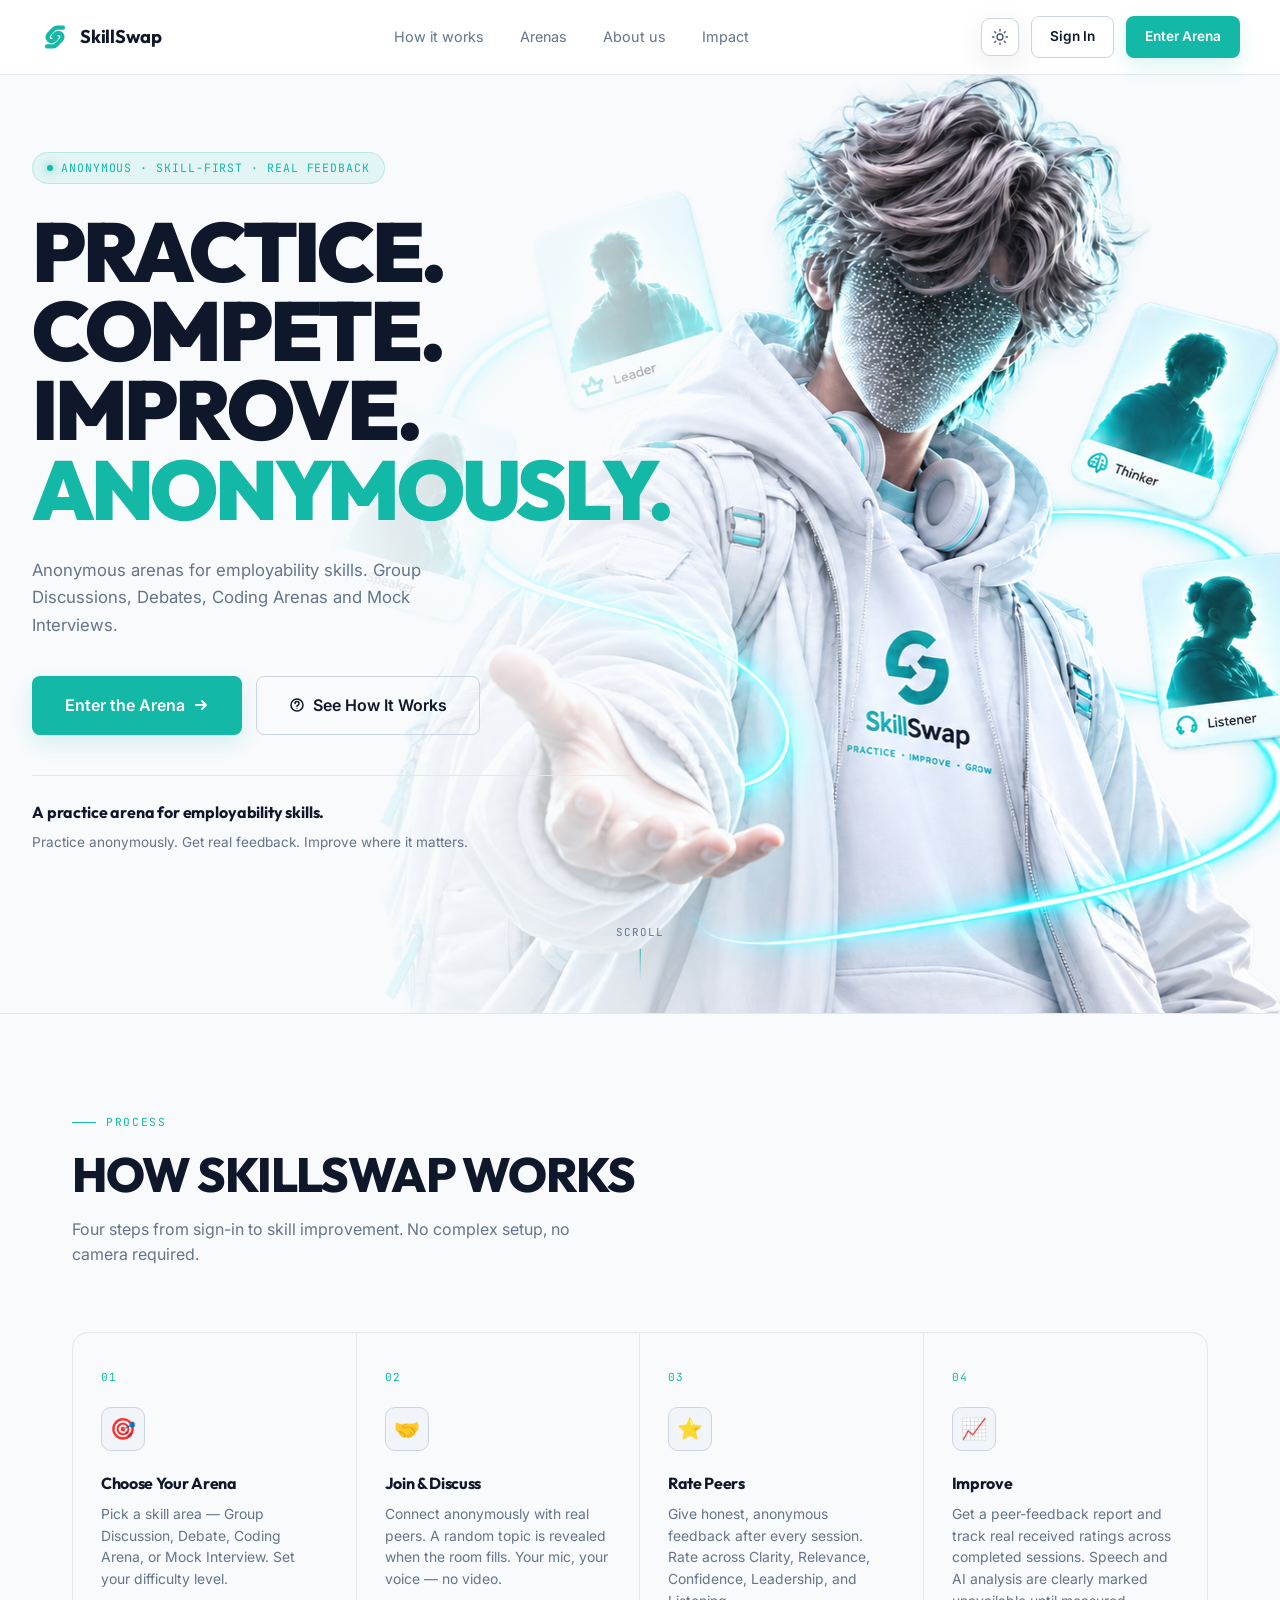
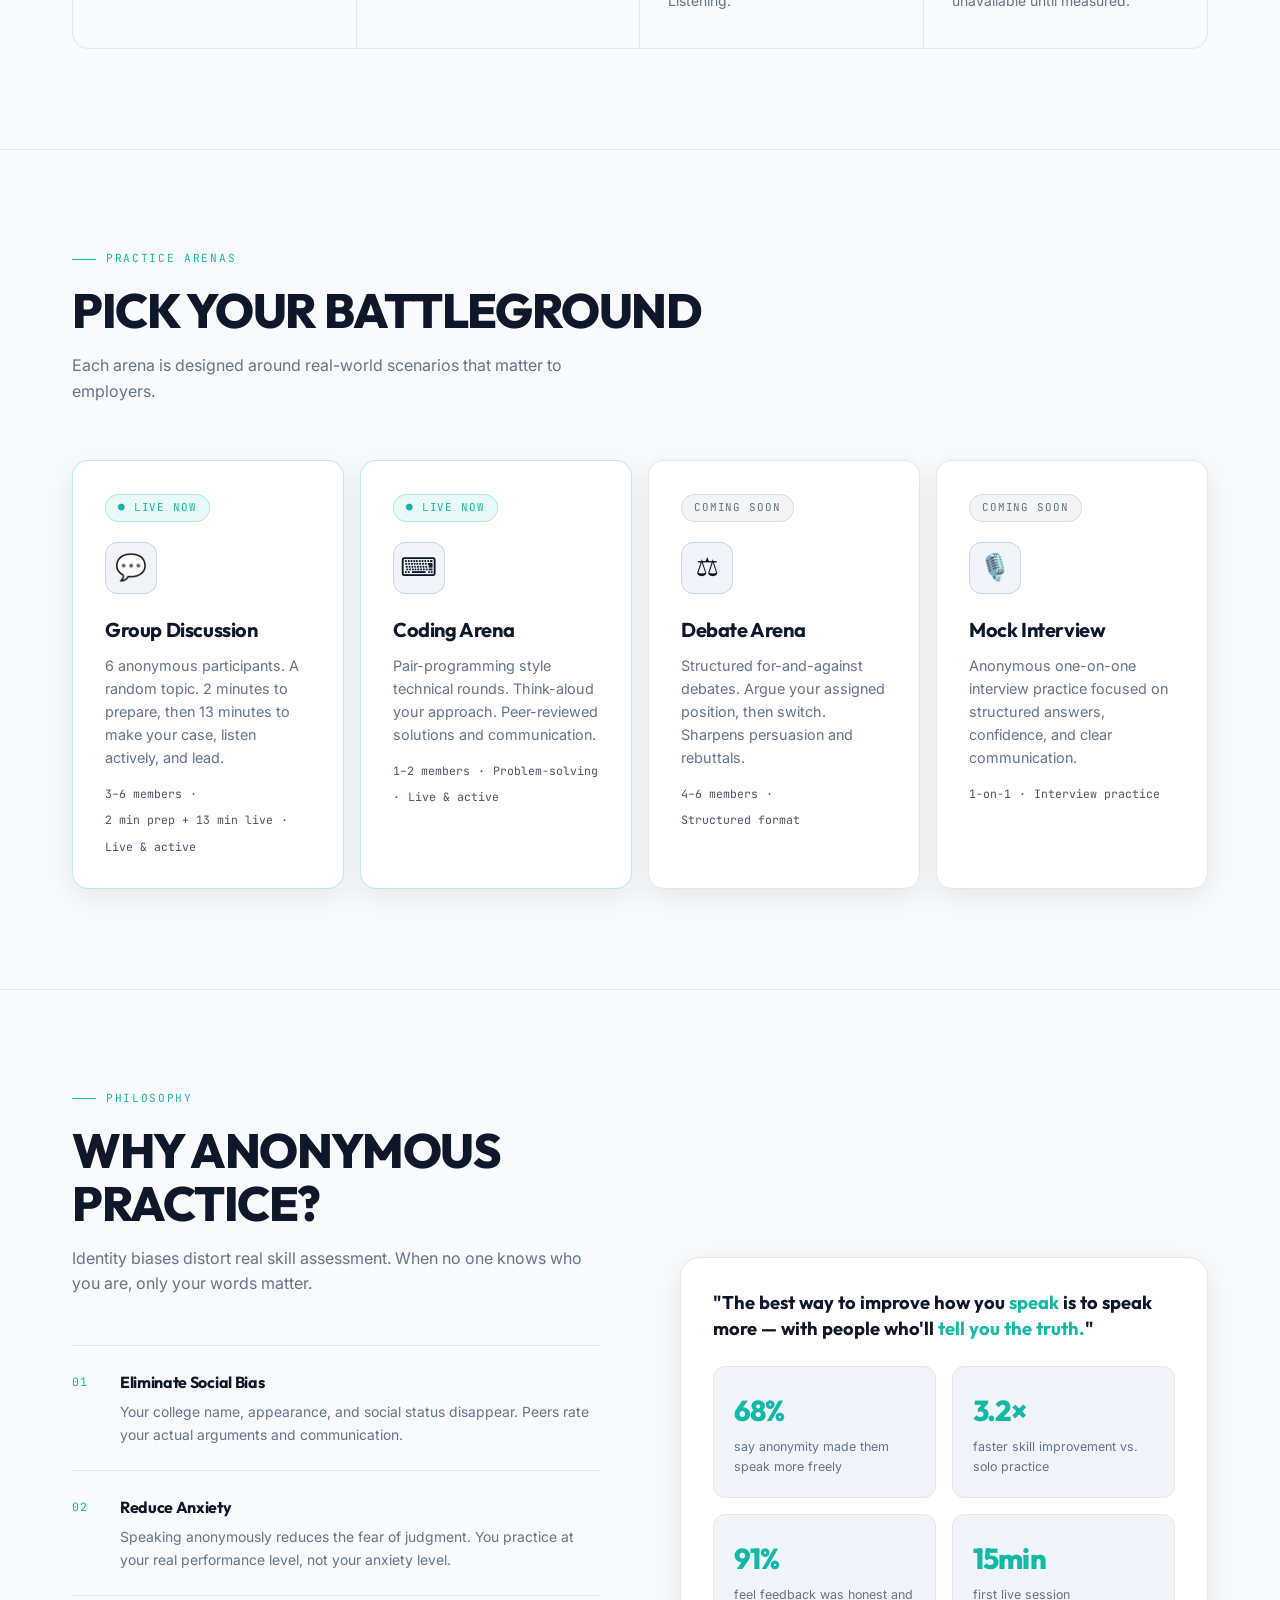
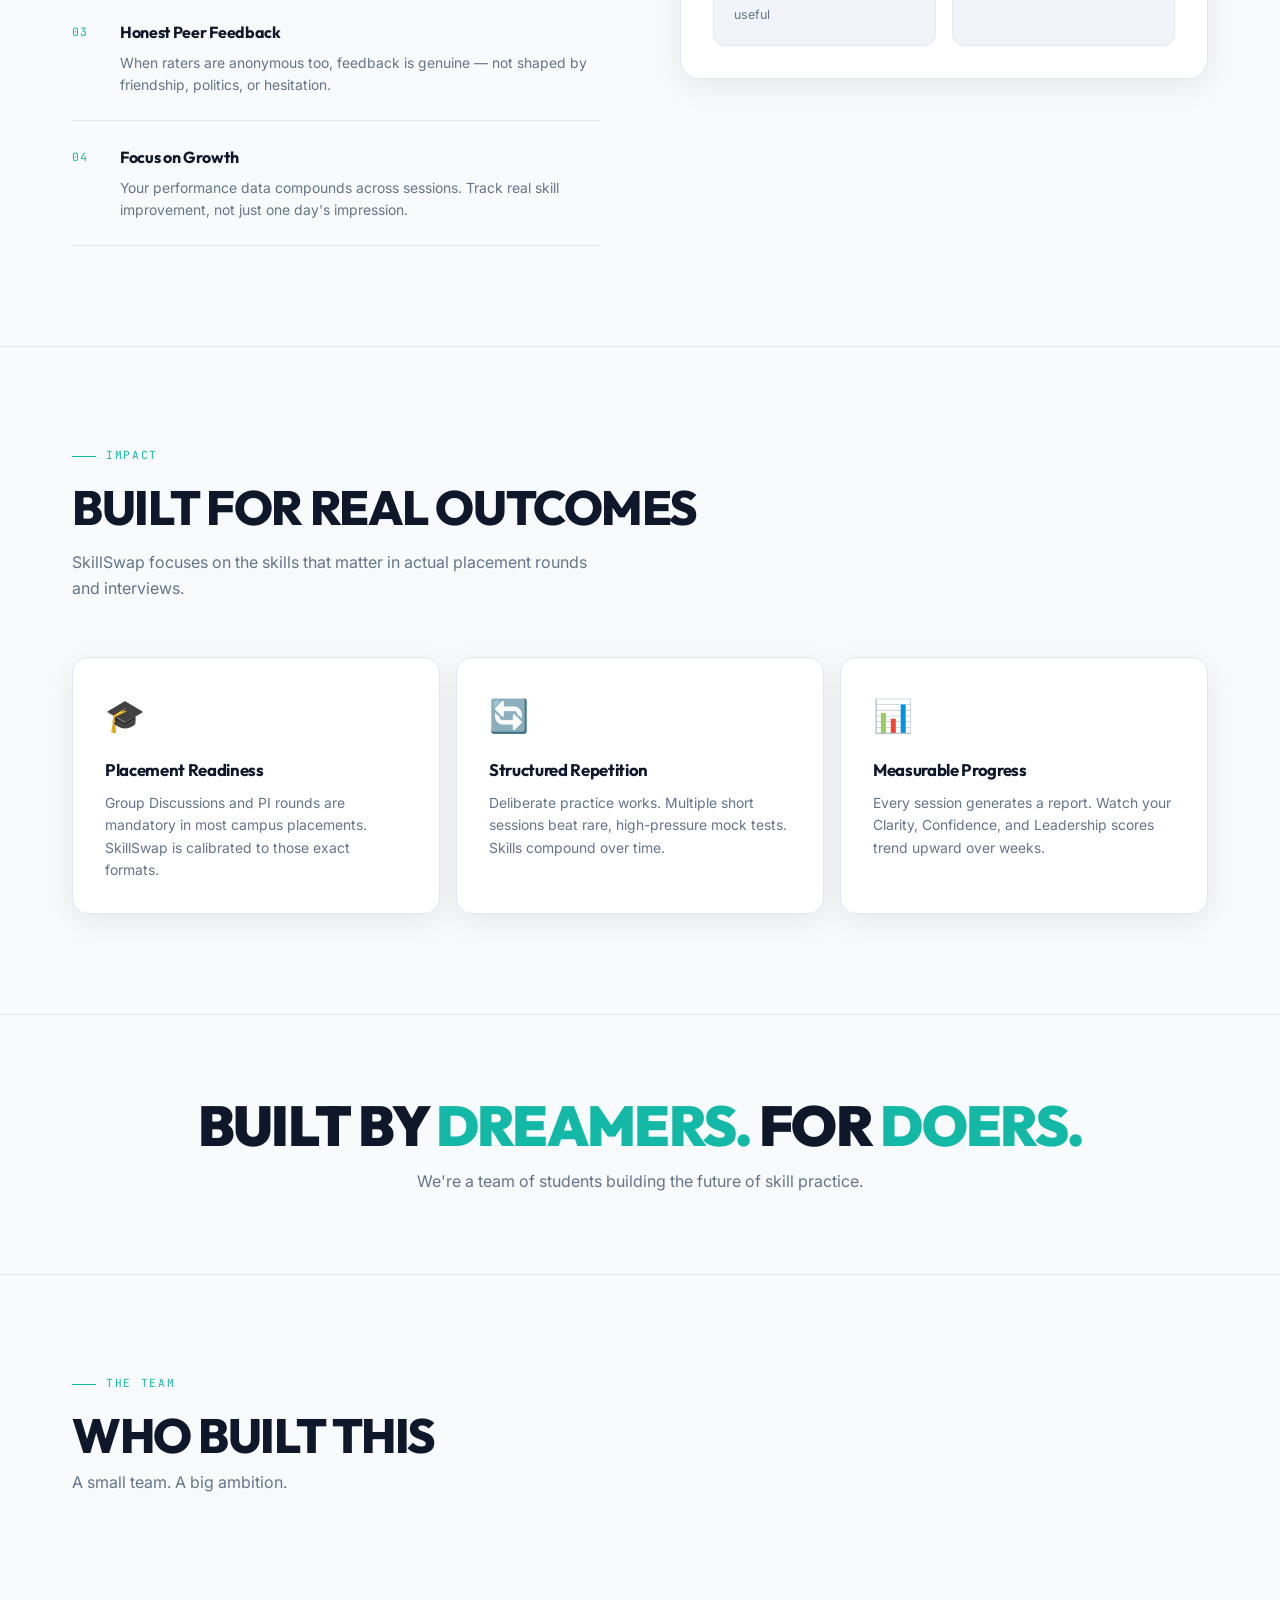
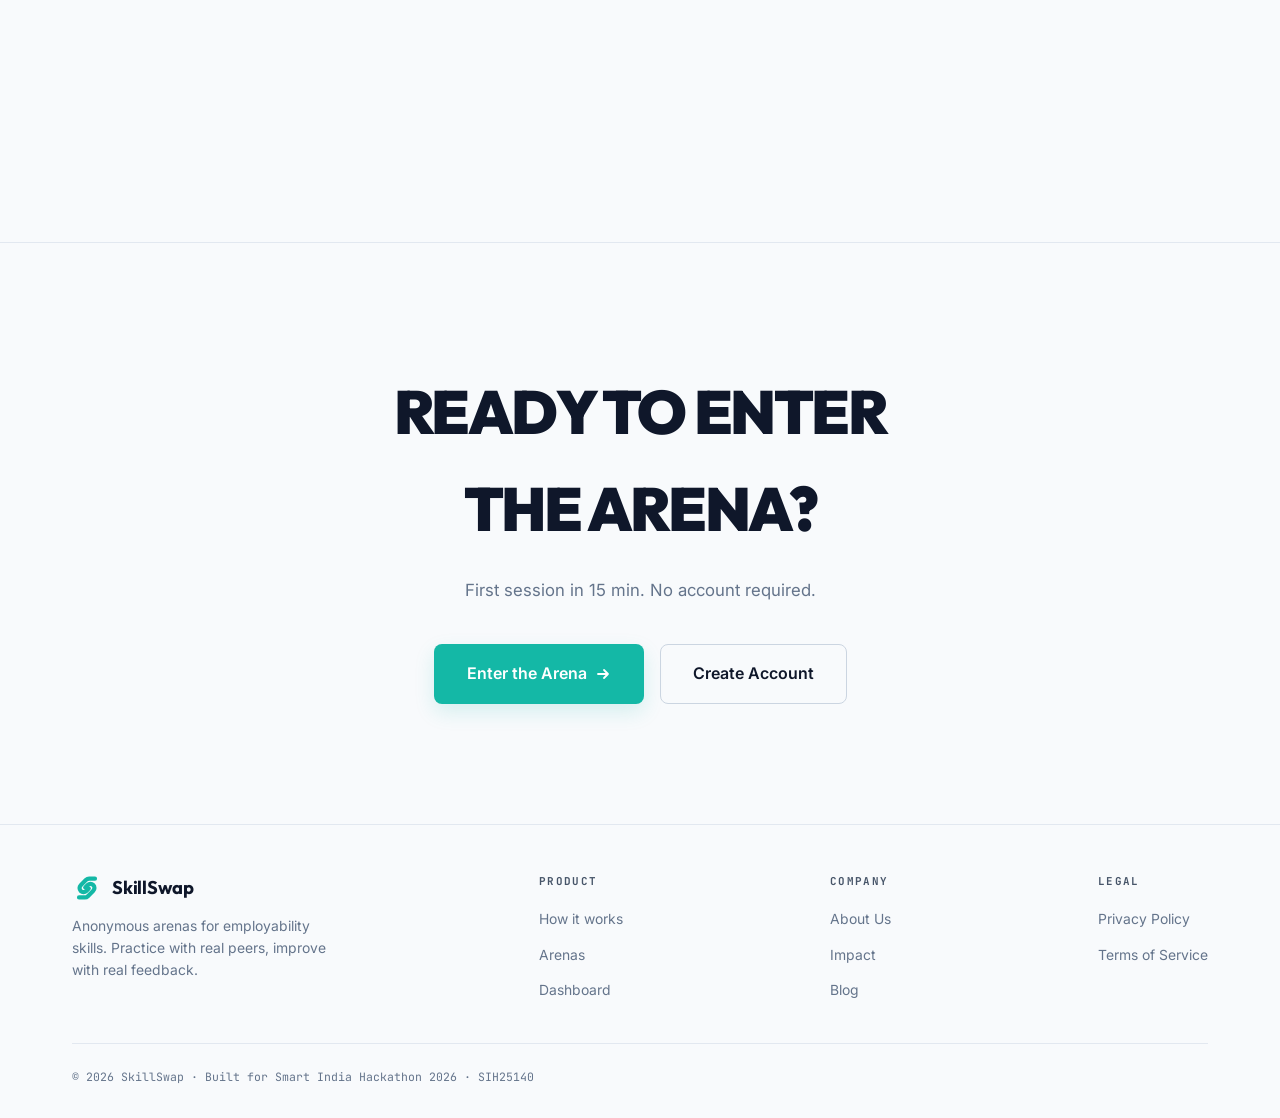
<file: index.html>
<!DOCTYPE html>
<html lang="en">
<head>
<meta charset="UTF-8">
<meta name="viewport" content="width=device-width, initial-scale=1.0">
<title>SkillSwap — Practice. Compete. Improve. Anonymously.</title>
<meta name="description" content="Anonymous arenas for employability skills. Group Discussions, Debates, Coding Arenas and Mock Interviews. Practice with real peers, get real feedback.">
<meta property="og:title" content="SkillSwap — Practice. Compete. Improve. Anonymously.">
<meta property="og:description" content="Anonymous arenas for employability skills. Join live Group Discussions with real peers.">
<meta name="theme-color" content="#080B0F">

<link rel="preconnect" href="https://fonts.googleapis.com">
<link rel="preconnect" href="https://fonts.gstatic.com" crossorigin>
<link href="https://fonts.googleapis.com/css2?family=Outfit:wght@400;500;600;700;800;900&family=Inter:wght@400;500;600;700&family=JetBrains+Mono:wght@400;500&display=swap" rel="stylesheet">
<script src="/static/theme.js"></script>

<style>
:root {
  --display:    'Outfit', sans-serif;
  --sans:       'Inter', system-ui, sans-serif;
  --mono:       'JetBrains Mono', ui-monospace, monospace;
}

*, *::before, *::after { margin: 0; padding: 0; box-sizing: border-box; }
html { scroll-behavior: smooth; }
body {
  background: var(--bg);
  color: var(--text);
  font-family: var(--sans);
  line-height: 1.6;
  -webkit-font-smoothing: antialiased;
  overflow-x: hidden;
}
img { max-width: 100%; display: block; }
a { color: inherit; text-decoration: none; }
ul { list-style: none; }
button { font: inherit; }

@media (prefers-reduced-motion: reduce) {
  *, *::before, *::after {
    animation-duration: 0.01ms !important;
    animation-iteration-count: 1 !important;
    transition-duration: 0.01ms !important;
  }
}

::selection { background: var(--green); color: var(--accent-foreground); }

/* ──── TYPOGRAPHY ──── */
h1, h2, h3, h4 { font-family: var(--display); letter-spacing: -0.02em; }

/* ──── LAYOUT ──── */
.container { max-width: 1200px; margin: 0 auto; padding: 0 32px; }
@media (max-width: 640px) { .container { padding: 0 20px; } }

/* ──── BUTTONS ──── */
.btn {
  display: inline-flex; align-items: center; justify-content: center; gap: 8px;
  font-family: var(--sans); font-size: 0.93rem; font-weight: 600;
  padding: 13px 24px; border-radius: 8px; border: 1px solid transparent;
  cursor: pointer;
  transition: transform 0.15s ease, background 0.15s ease, border-color 0.15s ease, box-shadow 0.15s ease;
}
.btn:hover { transform: translateY(-1px); }
.btn-green {
  background: var(--green); color: var(--accent-foreground);
  box-shadow: 0 0 20px var(--accent-25);
}
.btn-green:hover {
  background: var(--accent-hover);
  box-shadow: 0 0 32px var(--accent-40);
}
.btn-outline {
  background: transparent; color: var(--text); border-color: var(--line-2);
}
.btn-outline:hover { border-color: var(--green); color: var(--green); }
.btn-sm { padding: 9px 18px; font-size: 0.85rem; }
.btn-lg { padding: 16px 32px; font-size: 1rem; }

/* ──── NAVIGATION ──── */
header {
  position: fixed; top: 0; left: 0; right: 0; z-index: 100;
  background: var(--header-bg); backdrop-filter: blur(12px);
  border-bottom: 1px solid var(--line);
  transition: background 0.3s ease;
}
.nav {
  display: flex; align-items: center; justify-content: space-between;
  padding: 16px 0;
}
.logo {
  display: flex; align-items: center; gap: 10px;
  font-family: var(--display); font-weight: 700; font-size: 1.15rem;
  letter-spacing: -0.01em;
}
.logo-mark {
  width: 30px; height: 30px;
  display: flex; align-items: center; justify-content: center;
  flex-shrink: 0;
}
.logo-mark img { width: 30px; height: 30px; }
.nav-links {
  display: flex; gap: 36px;
  font-size: 0.9rem; color: var(--text-dim);
}
.nav-links a { transition: color 0.15s; }
.nav-links a:hover { color: var(--text); }
.nav-right { display: flex; align-items: center; gap: 12px; }
@media (max-width: 860px) { .nav-links { display: none; } }

/* ──── HERO SECTION ──── */
.hero {
  position: relative; min-height: 100vh;
  display: flex; align-items: center;
  overflow: hidden;
  padding-top: 72px;
  background: var(--bg);
  isolation: isolate;
}
.hero-art {
  position: absolute; inset: 72px 0 0;
  background-image: var(--hero-image);
  background-repeat: no-repeat;
  background-position: center right;
  background-size: auto 100%;
  pointer-events: none;
  z-index: 0;
}
.hero > .container { width:100%; position:relative; z-index:1; }
.hero-art::after {
  content: '';
  position: absolute; inset: 0;
  background: linear-gradient(
    90deg,
    var(--hero-fade-solid) 0%,
    var(--hero-fade-heavy) 25%,
    var(--hero-fade-mid) 48%,
    var(--hero-fade-clear) 70%
  );
  pointer-events: none;
}
.hero-layout {
  width: 100%; position: relative; z-index: 1;
  padding: 80px 0 60px;
}
.hero-mobile-art { display: none; }
.hero-content { position:relative; z-index:1; width:min(50vw, 600px); max-width:600px; }
.hero-badge {
  display: inline-flex; align-items: center; gap: 8px;
  background: var(--green-muted); border: 1px solid var(--accent-20);
  border-radius: 100px; padding: 6px 14px;
  font-family: var(--mono); font-size: 0.72rem; letter-spacing: 0.08em;
  text-transform: uppercase; color: var(--green); margin-bottom: 28px;
}
.hero-badge::before {
  content: ''; width: 6px; height: 6px; border-radius: 50%;
  background: var(--green); box-shadow: 0 0 8px var(--green);
  animation: blink 1.8s infinite;
}
@keyframes blink { 0%,100%{opacity:1} 50%{opacity:0.3} }

.hero-h1 {
  font-size: clamp(3rem, 7vw, 5.2rem);
  font-weight: 900; line-height: 0.95; letter-spacing: -0.04em;
  margin-bottom: 28px;
}
.hero-h1 .line-green { color: var(--green); display: block; }
.hero-h1 span { display: block; }

.hero-sub {
  color: var(--text-dim); font-size: 1.05rem; line-height: 1.65;
  max-width: 440px; margin-bottom: 36px;
}

.hero-actions { display: flex; align-items: center; gap: 14px; flex-wrap: wrap; }

.hero-tagline-strip {
  margin-top:40px;
  display:flex; flex-direction:column; gap:6px;
  padding-top:24px; border-top:1px solid var(--line);
}
.hero-tagline-main {
  font-family:var(--display); font-weight:700; font-size:1rem;
  color:var(--text); letter-spacing:-0.01em;
}
.hero-tagline-sub {
  font-size:0.85rem; color:var(--text-dim); line-height:1.55;
}
.hero-facts {
  display:flex; gap:28px; margin-top:20px; flex-wrap:wrap;
}
.hero-fact-val {
  font-family:var(--display); font-weight:800; font-size:1.6rem;
  color:var(--green); letter-spacing:-0.02em;
}
.hero-fact-label {
  font-size:0.75rem; color:var(--text-dim); margin-top:2px;
}

/* ──── SCROLL INDICATOR ──── */
.scroll-indicator {
  position: absolute; bottom: 32px; left: 50%; transform: translateX(-50%);
  display: flex; flex-direction: column; align-items: center; gap: 8px;
  font-family: var(--mono); font-size: 0.68rem; color: var(--text-dim);
  letter-spacing: 0.1em; text-transform: uppercase; z-index: 3;
  animation: float 2s ease-in-out infinite;
}
@keyframes float { 0%,100%{transform:translateX(-50%) translateY(0)} 50%{transform:translateX(-50%) translateY(-6px)} }
.scroll-indicator::after {
  content: ''; width: 1px; height: 32px;
  background: linear-gradient(to bottom, var(--green), transparent);
}

@media (max-width: 1024px) and (min-width: 769px) {
  .hero-art {
    background-size: auto 90%;
    background-position: calc(100% + 72px) bottom;
  }
  .hero-art::after {
    background: linear-gradient(
      90deg,
      var(--hero-fade-solid) 0%,
      var(--hero-fade-heavy) 32%,
      var(--hero-fade-mid) 51%,
      var(--hero-fade-clear) 72%
    );
  }
  .hero-content { width: 54vw; }
  .hero-h1 { font-size: clamp(3.5rem, 6.2vw, 4rem); }
}

@media (min-width: 1200px) {
  .hero-content { transform: translateX(-40px); }
}

@media (max-width: 768px) {
  .hero {
    min-height: auto;
    display: block;
    padding-top: 72px;
  }
  .hero-art { display: none; }
  .hero-layout { padding: 48px 0 0; }
  .hero-content { width: 100%; max-width: none; }
  .hero-h1 {
    font-size: clamp(2.8rem, 11.2vw, 4.2rem);
    line-height: 0.96;
  }
  .hero-mobile-art {
    display: block;
    position: relative;
    left: 50%;
    width: 100vw;
    height: clamp(390px, 105vw, 500px);
    margin-top: 18px;
    transform: translateX(-50%);
    overflow: hidden;
    background-image: var(--hero-image);
    background-repeat: no-repeat;
    background-size: auto 100%;
    background-position: right bottom;
    pointer-events: none;
  }
  .hero-mobile-art::after {
    content: '';
    position: absolute;
    inset: 0;
    background:
      linear-gradient(180deg, transparent 76%, var(--hero-fade-solid) 100%),
      linear-gradient(90deg, var(--hero-fade-solid) 0%, var(--hero-fade-mid) 14%, transparent 28%);
  }
  .scroll-indicator { display: none; }
}

@media (max-width: 480px) {
  .hero-layout { padding-top: 34px; }
  .hero-badge { margin-bottom: 20px; }
  .hero-h1 {
    font-size: clamp(2.45rem, 11vw, 3.15rem);
    margin-bottom: 22px;
  }
  .hero-sub { font-size: 0.95rem; margin-bottom: 24px; }
  .hero-actions { flex-direction: column; align-items: stretch; gap: 10px; }
  .hero-actions .btn { width: 100%; }
  .hero-tagline-strip { margin-top: 28px; padding-top: 20px; }
  .hero-mobile-art {
    height: clamp(390px, 105vw, 452px);
    margin-top: 10px;
    background-position: right bottom;
  }
}

/* ──── SECTION BASE ──── */
section { padding: 100px 0; }
.section-label {
  font-family: var(--mono); font-size: 0.7rem; letter-spacing: 0.15em;
  text-transform: uppercase; color: var(--green); margin-bottom: 16px;
  display: flex; align-items: center; gap: 10px;
}
.section-label::before {
  content: ''; width: 24px; height: 1px; background: var(--green);
}
.section-title {
  font-size: clamp(2rem, 4vw, 3rem); font-weight: 800;
  line-height: 1.1; letter-spacing: -0.03em; margin-bottom: 16px;
}
.section-sub {
  color: var(--text-dim); font-size: 1rem; max-width: 520px;
}

/* ──── HOW IT WORKS ──── */
.how-section { border-top: 1px solid var(--line); }
.how-steps {
  display: grid; grid-template-columns: repeat(4, 1fr); gap: 0;
  margin-top: 64px; border: 1px solid var(--line); border-radius: 16px;
  overflow: hidden;
}
@media (max-width: 860px) { .how-steps { grid-template-columns: 1fr 1fr; } }
@media (max-width: 520px) { .how-steps { grid-template-columns: 1fr; } }

.how-step {
  padding: 36px 28px;
  border-right: 1px solid var(--line);
  position: relative;
  transition: background 0.2s ease;
}
.how-step:last-child { border-right: none; }
.how-step:hover { background: var(--green-muted); }

.how-num {
  font-family: var(--mono); font-size: 0.7rem; color: var(--green);
  margin-bottom: 20px; letter-spacing: 0.1em;
}
.how-icon {
  width: 44px; height: 44px; border-radius: 10px;
  background: var(--surface-2); border: 1px solid var(--line-2);
  display: flex; align-items: center; justify-content: center;
  margin-bottom: 20px;
  font-size: 1.3rem;
}
.how-step h3 { font-size: 1rem; font-weight: 700; margin-bottom: 8px; }
.how-step p { font-size: 0.87rem; color: var(--text-dim); line-height: 1.55; }

/* ──── ARENAS ──── */
.arenas-section { border-top: 1px solid var(--line); }
.arenas-grid {
  display: grid; grid-template-columns: repeat(4, minmax(0, 1fr)); gap: 16px;
  grid-auto-rows: 1fr;
  margin-top: 56px;
}
@media (max-width: 1100px) { .arenas-grid { grid-template-columns: repeat(2, minmax(0, 1fr)); } }
@media (max-width: 640px) { .arenas-grid { grid-template-columns: 1fr; } }

.arena-card {
  background: var(--surface); border: 1px solid var(--line);
  border-radius: 16px; padding: 32px;
  cursor: pointer; transition: border-color 0.2s ease, background 0.2s ease, transform 0.2s ease;
  position: relative; overflow: hidden;
  min-width: 0; height: 100%;
}
.arena-card::before {
  content: ''; position: absolute; inset: 0;
  background: var(--green-muted); opacity: 0;
  transition: opacity 0.2s ease;
}
.arena-card:hover { border-color: var(--accent-30); transform: translateY(-2px); }
.arena-card:hover::before { opacity: 1; }
.arena-card.primary { border-color: var(--accent-28); }

.arena-badge {
  display: inline-flex; align-items: center; gap: 6px;
  background: var(--green-muted); border: 1px solid var(--accent-25);
  border-radius: 100px; padding: 4px 12px;
  font-family: var(--mono); font-size: 0.68rem; color: var(--green);
  text-transform: uppercase; letter-spacing: 0.08em; margin-bottom: 20px;
}
.arena-badge.coming-soon {
  background: var(--neutral-soft); border-color: var(--neutral-border);
  color: var(--text-dim);
}
.arena-icon {
  width: 52px; height: 52px; border-radius: 12px;
  background: var(--surface-2); border: 1px solid var(--line-2);
  display: flex; align-items: center; justify-content: center;
  font-size: 1.6rem; margin-bottom: 20px;
}
.arena-card h3 { font-size: 1.25rem; font-weight: 700; margin-bottom: 8px; }
.arena-card p { font-size: 0.9rem; color: var(--text-dim); margin-bottom: 16px; }
.arena-meta {
  display: flex; gap: 8px; flex-wrap: wrap;
  font-family: var(--mono); font-size: 0.72rem; color: var(--text-mid);
}

/* ──── WHY ANONYMOUS ──── */
.why-section { border-top: 1px solid var(--line); }
.why-grid {
  display: grid; grid-template-columns: 1fr 1fr; gap: 80px;
  align-items: center; margin-top: 0;
}
@media (max-width: 860px) { .why-grid { grid-template-columns: 1fr; gap: 48px; } }
.why-left {}
.why-points { margin-top: 48px; display: flex; flex-direction: column; gap: 0; }
.why-point {
  display: flex; gap: 20px; padding: 24px 0;
  border-bottom: 1px solid var(--line);
}
.why-point:first-child { border-top: 1px solid var(--line); }
.why-point-num {
  font-family: var(--mono); font-size: 0.72rem; color: var(--green);
  min-width: 28px; padding-top: 3px; letter-spacing: 0.06em;
}
.why-point-content h4 { font-size: 1rem; font-weight: 700; margin-bottom: 6px; }
.why-point-content p { font-size: 0.87rem; color: var(--text-dim); line-height: 1.6; }

.why-visual {
  position: relative; background: var(--surface);
  border: 1px solid var(--line); border-radius: 20px; padding: 32px;
}
.why-quote {
  font-family: var(--display); font-size: 1.15rem; font-weight: 700;
  line-height: 1.4; margin-bottom: 24px;
  color: var(--text);
}
.why-quote span { color: var(--green); }
.why-visual-stats {
  display: grid; grid-template-columns: 1fr 1fr; gap: 16px;
  margin-top: 24px;
}
.why-stat {
  background: var(--surface-2); border: 1px solid var(--line);
  border-radius: 12px; padding: 20px;
}
.why-stat-val {
  font-family: var(--display); font-weight: 800; font-size: 1.8rem;
  color: var(--green); letter-spacing: -0.03em;
}
.why-stat-label {
  font-size: 0.78rem; color: var(--text-dim); margin-top: 4px;
}

/* ──── IMPACT ──── */
.impact-section { border-top: 1px solid var(--line); }
.impact-grid {
  display: grid; grid-template-columns: repeat(3, 1fr); gap: 16px;
  margin-top: 56px;
}
@media (max-width: 640px) { .impact-grid { grid-template-columns: 1fr; } }
.impact-card {
  background: var(--surface); border: 1px solid var(--line);
  border-radius: 16px; padding: 32px;
}
.impact-card .ic { font-size: 2rem; margin-bottom: 16px; }
.impact-card h3 { font-size: 1.05rem; font-weight: 700; margin-bottom: 8px; }
.impact-card p { font-size: 0.87rem; color: var(--text-dim); line-height: 1.6; }

/* ──── TEAM ──── */
.team-section { border-top: 1px solid var(--line); }
.team-grid {
  display: flex; gap: 16px; flex-wrap: wrap;
  margin-top: 56px; justify-content: center;
}
.team-card {
  width: 160px; height: 190px; flex-shrink: 0;
  position: relative; perspective: 900px; cursor: pointer;
  border-radius: 16px; outline: none;
}
.team-card:focus-visible {
  outline: 2px solid var(--green); outline-offset: 4px;
}
.team-card-inner {
  width: 100%; height: 100%; position: relative;
  transform-style: preserve-3d;
  transition: transform 0.45s cubic-bezier(0.2, 0.7, 0.2, 1);
}
.team-card.is-flipped .team-card-inner { transform: rotateY(180deg); }
@media (hover: hover) and (pointer: fine) {
  .team-card:hover .team-card-inner { transform: rotateY(180deg); }
}
.team-card-face {
  position: absolute; inset: 0;
  display: flex; flex-direction: column; align-items: center; justify-content: center;
  background: var(--surface); border: 1px solid var(--line);
  border-radius: 16px; padding: 20px 16px; text-align: center;
  backface-visibility: hidden; -webkit-backface-visibility: hidden;
  transition: border-color 0.2s ease, box-shadow 0.2s ease;
}
.team-card:hover .team-card-face,
.team-card:focus-visible .team-card-face,
.team-card.is-flipped .team-card-face {
  border-color: var(--accent-34);
}
.team-card-back {
  transform: rotateY(180deg);
  background:
    radial-gradient(circle at 50% 25%, var(--accent-09), transparent 52%),
    var(--surface);
}
.team-avatar {
  width: 60px; height: 60px; border-radius: 50%;
  background: var(--surface-2); border: 1px solid var(--line-2);
  margin: 0 auto 12px;
  display: flex; align-items: center; justify-content: center;
  font-family: var(--display); font-weight: 700; font-size: 1.2rem;
  color: var(--green);
}
.team-name { font-size: 0.92rem; font-weight: 700; margin-bottom: 4px; }
.team-role { font-size: 0.75rem; color: var(--text-dim); }
.team-card-cue {
  position: absolute; bottom: 10px;
  font-family: var(--mono); font-size: 0.57rem; letter-spacing: 0.06em;
  text-transform: uppercase; color: var(--text-dim);
}
.team-back-name {
  font-family: var(--display); font-size: 1rem; font-weight: 800;
  color: var(--text); line-height: 1.2; margin-bottom: 18px;
}
.team-linkedin {
  display: inline-flex; align-items: center; justify-content: center; gap: 8px;
  width: 100%; padding: 10px 12px; border-radius: 8px;
  color: var(--accent-foreground); background: var(--green); border: 1px solid var(--green);
  font-family: var(--sans); font-size: 0.76rem; font-weight: 700;
  transition: background 0.15s ease, box-shadow 0.15s ease;
}
.team-linkedin:hover,
.team-linkedin:focus-visible {
  background: var(--accent-hover); box-shadow: 0 0 18px var(--accent-20);
}
.team-linkedin svg { width: 15px; height: 15px; flex-shrink: 0; }
.team-flip-back {
  margin-top: 12px; padding: 5px 9px;
  border: 0; background: transparent; color: var(--text-dim);
  font-family: var(--mono); font-size: 0.61rem; letter-spacing: 0.05em;
  text-transform: uppercase;
}
.team-flip-back:hover,
.team-flip-back:focus-visible { color: var(--green); }
@media (prefers-reduced-motion: reduce) {
  .team-card-inner { transition: none; }
}

/* ──── BRAND LINE ──── */
.brand-section {
  border-top: 1px solid var(--line);
  padding: 80px 0; text-align: center;
  position: relative; overflow: hidden;
}
.brand-line {
  font-family: var(--display); font-weight: 900;
  font-size: clamp(1.8rem, 5vw, 3.5rem);
  letter-spacing: -0.03em; line-height: 1.1;
}
.brand-line span { color: var(--green); }
.brand-sub { color: var(--text-dim); margin-top: 12px; }

/* ──── FINAL CTA ──── */
.cta-section {
  border-top: 1px solid var(--line); text-align: center; padding: 120px 0;
}
.cta-section h2 {
  font-size: clamp(2.2rem, 5vw, 3.8rem); font-weight: 900;
  letter-spacing: -0.04em; margin-bottom: 20px;
}
.cta-section p { color: var(--text-dim); font-size: 1.05rem; margin-bottom: 40px; }
.cta-actions { display: flex; gap: 16px; justify-content: center; flex-wrap: wrap; }

/* ──── FOOTER ──── */
footer {
  border-top: 1px solid var(--line);
  padding: 48px 0 32px;
}
.footer-top {
  display: flex; justify-content: space-between; gap: 40px; flex-wrap: wrap;
  margin-bottom: 40px;
}
.footer-logo { margin-bottom: 12px; }
.footer-desc { font-size: 0.87rem; color: var(--text-dim); max-width: 260px; line-height: 1.6; }
.footer-nav-group h4 {
  font-family: var(--mono); font-size: 0.68rem; letter-spacing: 0.12em;
  text-transform: uppercase; color: var(--text-mid); margin-bottom: 16px;
}
.footer-nav-group ul { display: flex; flex-direction: column; gap: 10px; }
.footer-nav-group a { font-size: 0.87rem; color: var(--text-dim); transition: color 0.15s; }
.footer-nav-group a:hover { color: var(--text); }
.footer-bottom {
  border-top: 1px solid var(--line); padding-top: 24px;
  display: flex; justify-content: flex-start; flex-wrap: wrap; gap: 12px;
  font-family: var(--mono); font-size: 0.72rem; color: var(--text-dim);
}

/* ──── REVEAL ANIMATION ──── */
.reveal { opacity: 0; transform: translateY(24px); transition: opacity 0.7s ease, transform 0.7s ease; }
.reveal.in { opacity: 1; transform: none; }
.reveal-delay-1 { transition-delay: 0.1s; }
.reveal-delay-2 { transition-delay: 0.2s; }
.reveal-delay-3 { transition-delay: 0.3s; }
.reveal-delay-4 { transition-delay: 0.4s; }
</style>
<link rel="stylesheet" href="/static/theme.css?v=hero-position-2">
</head>
<body>

<!-- ──── NAVIGATION ──── -->
<header id="site-header">
  <div class="container nav">
    <a href="/" class="logo" id="logo-link">
      <div class="logo-mark">
        <span class="brand-mark" aria-hidden="true"></span>
      </div>
      SkillSwap
    </a>
    <nav class="nav-links">
      <a href="#how-it-works">How it works</a>
      <a href="#arenas">Arenas</a>
      <a href="#about">About us</a>
      <a href="#impact">Impact</a>
    </nav>
    <div class="nav-right">
      <button type="button" class="theme-toggle" data-theme-toggle aria-label="Switch theme"></button>
      <a href="/auth" class="btn btn-outline btn-sm" id="nav-signin">Sign In</a>
      <a href="/auth" class="btn btn-green btn-sm" id="nav-enter">Enter Arena</a>
    </div>
  </div>
</header>

<!-- ──── HERO ──── -->
<section class="hero" id="hero">
  <div class="hero-art" aria-hidden="true"></div>
  <div class="container">
    <div class="hero-layout">
      <div class="hero-content">
        <div class="hero-badge">Anonymous · Skill-First · Real Feedback</div>
        <h1 class="hero-h1">
          <span>PRACTICE.</span>
          <span>COMPETE.</span>
          <span>IMPROVE.</span>
          <span class="line-green">ANONYMOUSLY.</span>
        </h1>
        <p class="hero-sub">
          Anonymous arenas for employability skills.
          Group Discussions, Debates, Coding Arenas and Mock Interviews.
        </p>
        <div class="hero-actions">
          <a href="/auth" class="btn btn-green btn-lg" id="hero-enter-btn">
            Enter the Arena
            <svg width="16" height="16" viewBox="0 0 16 16" fill="none">
              <path d="M3 8h10M9 4l4 4-4 4" stroke="currentColor" stroke-width="1.8" stroke-linecap="round" stroke-linejoin="round"/>
            </svg>
          </a>
          <a href="#how-it-works" class="btn btn-outline btn-lg" id="hero-how-btn">
            <svg width="16" height="16" viewBox="0 0 16 16" fill="none">
              <circle cx="8" cy="8" r="6" stroke="currentColor" stroke-width="1.5"/>
              <path d="M6 6.5c0-1.1.9-2 2-2s2 .9 2 2c0 .8-.5 1.5-1.2 1.8L8 9v.5" stroke="currentColor" stroke-width="1.5" stroke-linecap="round"/>
              <circle cx="8" cy="11.5" r=".6" fill="currentColor"/>
            </svg>
            See How It Works
          </a>
        </div>

        <div class="hero-tagline-strip">
          <span class="hero-tagline-main">A practice arena for employability skills.</span>
          <span class="hero-tagline-sub">Practice anonymously. Get real feedback. Improve where it matters.</span>
        </div>
      </div>

      <div class="hero-mobile-art" aria-hidden="true"></div>

    </div>
  </div>
  <div class="scroll-indicator">scroll</div>
</section>

<!-- ──── HOW IT WORKS ──── -->
<section id="how-it-works" class="how-section">
  <div class="container">
    <div class="section-label">Process</div>
    <h2 class="section-title">HOW SKILLSWAP WORKS</h2>
    <p class="section-sub">Four steps from sign-in to skill improvement. No complex setup, no camera required.</p>

    <div class="how-steps">
      <div class="how-step reveal">
        <div class="how-num">01</div>
        <div class="how-icon">🎯</div>
        <h3>Choose Your Arena</h3>
        <p>Pick a skill area — Group Discussion, Debate, Coding Arena, or Mock Interview. Set your difficulty level.</p>
      </div>
      <div class="how-step reveal reveal-delay-1">
        <div class="how-num">02</div>
        <div class="how-icon">🤝</div>
        <h3>Join &amp; Discuss</h3>
        <p>Connect anonymously with real peers. A random topic is revealed when the room fills. Your mic, your voice — no video.</p>
      </div>
      <div class="how-step reveal reveal-delay-2">
        <div class="how-num">03</div>
        <div class="how-icon">⭐</div>
        <h3>Rate Peers</h3>
        <p>Give honest, anonymous feedback after every session. Rate across Clarity, Relevance, Confidence, Leadership, and Listening.</p>
      </div>
      <div class="how-step reveal reveal-delay-3">
        <div class="how-num">04</div>
        <div class="how-icon">📈</div>
        <h3>Improve</h3>
        <p>Get a peer-feedback report and track real received ratings across completed sessions. Speech and AI analysis are clearly marked unavailable until measured.</p>
      </div>
    </div>
  </div>
</section>

<!-- ──── ARENAS ──── -->
<section id="arenas" class="arenas-section">
  <div class="container">
    <div class="section-label">Practice Arenas</div>
    <h2 class="section-title">PICK YOUR BATTLEGROUND</h2>
    <p class="section-sub">Each arena is designed around real-world scenarios that matter to employers.</p>

    <div class="arenas-grid">
      <a href="/auth" class="arena-card primary reveal" id="arena-gd">
        <div class="arena-badge">● Live Now</div>
        <div class="arena-icon">💬</div>
        <h3>Group Discussion</h3>
        <p>6 anonymous participants. A random topic. 2 minutes to prepare, then 13 minutes to make your case, listen actively, and lead.</p>
        <div class="arena-meta">
          <span>3–6 members</span>
          <span>·</span>
          <span>2 min prep + 13 min live</span>
          <span>·</span>
          <span>Live &amp; active</span>
        </div>
      </a>

      <a href="/coding-arena" class="arena-card primary reveal reveal-delay-1" id="arena-code">
        <div class="arena-badge">● Live Now</div>
        <div class="arena-icon">⌨️</div>
        <h3>Coding Arena</h3>
        <p>Pair-programming style technical rounds. Think-aloud your approach. Peer-reviewed solutions and communication.</p>
        <div class="arena-meta">
          <span>1–2 members</span>
          <span>·</span>
          <span>Problem-solving</span>
          <span>·</span>
          <span>Live &amp; active</span>
        </div>
      </a>

      <div class="arena-card reveal reveal-delay-2" id="arena-debate">
        <div class="arena-badge coming-soon">Coming Soon</div>
        <div class="arena-icon">⚖️</div>
        <h3>Debate Arena</h3>
        <p>Structured for-and-against debates. Argue your assigned position, then switch. Sharpens persuasion and rebuttals.</p>
        <div class="arena-meta">
          <span>4–6 members</span>
          <span>·</span>
          <span>Structured format</span>
        </div>
      </div>

      <div class="arena-card reveal reveal-delay-3" id="arena-mock">
        <div class="arena-badge coming-soon">Coming Soon</div>
        <div class="arena-icon">🎙️</div>
        <h3>Mock Interview</h3>
        <p>Anonymous one-on-one interview practice focused on structured answers, confidence, and clear communication.</p>
        <div class="arena-meta">
          <span>1-on-1</span>
          <span>·</span>
          <span>Interview practice</span>
        </div>
      </div>
    </div>
  </div>
</section>

<!-- ──── WHY ANONYMOUS ──── -->
<section id="why" class="why-section">
  <div class="container">
    <div class="why-grid">
      <div class="why-left">
        <div class="section-label">Philosophy</div>
        <h2 class="section-title">WHY ANONYMOUS PRACTICE?</h2>
        <p class="section-sub">Identity biases distort real skill assessment. When no one knows who you are, only your words matter.</p>
        <div class="why-points">
          <div class="why-point reveal">
            <div class="why-point-num">01</div>
            <div class="why-point-content">
              <h4>Eliminate Social Bias</h4>
              <p>Your college name, appearance, and social status disappear. Peers rate your actual arguments and communication.</p>
            </div>
          </div>
          <div class="why-point reveal reveal-delay-1">
            <div class="why-point-num">02</div>
            <div class="why-point-content">
              <h4>Reduce Anxiety</h4>
              <p>Speaking anonymously reduces the fear of judgment. You practice at your real performance level, not your anxiety level.</p>
            </div>
          </div>
          <div class="why-point reveal reveal-delay-2">
            <div class="why-point-num">03</div>
            <div class="why-point-content">
              <h4>Honest Peer Feedback</h4>
              <p>When raters are anonymous too, feedback is genuine — not shaped by friendship, politics, or hesitation.</p>
            </div>
          </div>
          <div class="why-point reveal reveal-delay-3">
            <div class="why-point-num">04</div>
            <div class="why-point-content">
              <h4>Focus on Growth</h4>
              <p>Your performance data compounds across sessions. Track real skill improvement, not just one day's impression.</p>
            </div>
          </div>
        </div>
      </div>

      <div class="why-visual reveal" id="why-visual">
        <p class="why-quote">
          "The best way to improve how you <span>speak</span> is to speak more — with people who'll <span>tell you the truth.</span>"
        </p>
        <div class="why-visual-stats">
          <div class="why-stat">
            <div class="why-stat-val">68%</div>
            <div class="why-stat-label">say anonymity made them speak more freely</div>
          </div>
          <div class="why-stat">
            <div class="why-stat-val">3.2×</div>
            <div class="why-stat-label">faster skill improvement vs. solo practice</div>
          </div>
          <div class="why-stat">
            <div class="why-stat-val">91%</div>
            <div class="why-stat-label">feel feedback was honest and useful</div>
          </div>
          <div class="why-stat">
            <div class="why-stat-val">15min</div>
            <div class="why-stat-label">first live session</div>
          </div>
        </div>
      </div>
    </div>
  </div>
</section>

<!-- ──── IMPACT ──── -->
<section id="impact" class="impact-section">
  <div class="container">
    <div class="section-label">Impact</div>
    <h2 class="section-title">BUILT FOR REAL OUTCOMES</h2>
    <p class="section-sub">SkillSwap focuses on the skills that matter in actual placement rounds and interviews.</p>

    <div class="impact-grid">
      <div class="impact-card reveal">
        <div class="ic">🎓</div>
        <h3>Placement Readiness</h3>
        <p>Group Discussions and PI rounds are mandatory in most campus placements. SkillSwap is calibrated to those exact formats.</p>
      </div>
      <div class="impact-card reveal reveal-delay-1">
        <div class="ic">🔄</div>
        <h3>Structured Repetition</h3>
        <p>Deliberate practice works. Multiple short sessions beat rare, high-pressure mock tests. Skills compound over time.</p>
      </div>
      <div class="impact-card reveal reveal-delay-2">
        <div class="ic">📊</div>
        <h3>Measurable Progress</h3>
        <p>Every session generates a report. Watch your Clarity, Confidence, and Leadership scores trend upward over weeks.</p>
      </div>
    </div>
  </div>
</section>

<!-- ──── BRAND LINE ──── -->
<section class="brand-section" id="about">
  <div class="container">
    <p class="brand-line">
      BUILT BY <span>DREAMERS.</span> FOR <span>DOERS.</span>
    </p>
    <p class="brand-sub">We're a team of students building the future of skill practice.</p>
  </div>
</section>

<!-- ──── TEAM ──── -->
<section class="team-section">
  <div class="container">
    <div class="section-label">The Team</div>
    <h2 class="section-title" style="margin-bottom: 8px;">WHO BUILT THIS</h2>
    <p class="section-sub">A small team. A big ambition.</p>
    <div class="team-grid" id="team-grid">
      <div class="team-card reveal" tabindex="0" role="group" aria-label="Naman team card. Press Enter to show LinkedIn options." aria-expanded="false">
        <div class="team-card-inner">
          <div class="team-card-face team-card-front">
            <div class="team-avatar">N</div>
            <div class="team-name">Naman</div>
            <div class="team-role">Backend</div>
            <span class="team-card-cue" aria-hidden="true">LinkedIn ↗</span>
          </div>
          <div class="team-card-face team-card-back" aria-hidden="true">
            <div class="team-back-name">Naman</div>
            <a class="team-linkedin" href="https://www.linkedin.com/in/namanchona/" target="_blank" rel="noopener noreferrer" aria-label="Open Naman's LinkedIn profile in a new tab" tabindex="-1">
              <svg viewBox="0 0 24 24" fill="currentColor" aria-hidden="true"><path d="M20.45 20.45h-3.56v-5.57c0-1.33-.02-3.04-1.85-3.04-1.85 0-2.14 1.45-2.14 2.94v5.67H9.35V9h3.41v1.56h.05c.48-.9 1.64-1.85 3.37-1.85 3.6 0 4.27 2.37 4.27 5.46v6.28zM5.34 7.43a2.06 2.06 0 1 1 0-4.13 2.06 2.06 0 0 1 0 4.13zM7.12 20.45H3.56V9h3.56v11.45z"/></svg>
              LinkedIn
            </a>
            <button type="button" class="team-flip-back" aria-label="Show Naman's profile details" tabindex="-1">↩ Back</button>
          </div>
        </div>
      </div>
      <div class="team-card reveal reveal-delay-1" tabindex="0" role="group" aria-label="Prisha team card. Press Enter to show LinkedIn options." aria-expanded="false">
        <div class="team-card-inner">
          <div class="team-card-face team-card-front">
            <div class="team-avatar">P</div>
            <div class="team-name">Prisha</div>
            <div class="team-role">Database</div>
            <span class="team-card-cue" aria-hidden="true">LinkedIn ↗</span>
          </div>
          <div class="team-card-face team-card-back" aria-hidden="true">
            <div class="team-back-name">Prisha</div>
            <a class="team-linkedin" href="https://www.linkedin.com/in/prisha-gautam-738b42380/" target="_blank" rel="noopener noreferrer" aria-label="Open Prisha's LinkedIn profile in a new tab" tabindex="-1">
              <svg viewBox="0 0 24 24" fill="currentColor" aria-hidden="true"><path d="M20.45 20.45h-3.56v-5.57c0-1.33-.02-3.04-1.85-3.04-1.85 0-2.14 1.45-2.14 2.94v5.67H9.35V9h3.41v1.56h.05c.48-.9 1.64-1.85 3.37-1.85 3.6 0 4.27 2.37 4.27 5.46v6.28zM5.34 7.43a2.06 2.06 0 1 1 0-4.13 2.06 2.06 0 0 1 0 4.13zM7.12 20.45H3.56V9h3.56v11.45z"/></svg>
              LinkedIn
            </a>
            <button type="button" class="team-flip-back" aria-label="Show Prisha's profile details" tabindex="-1">↩ Back</button>
          </div>
        </div>
      </div>
      <div class="team-card reveal reveal-delay-2" tabindex="0" role="group" aria-label="Shelly team card. Press Enter to show LinkedIn options." aria-expanded="false">
        <div class="team-card-inner">
          <div class="team-card-face team-card-front">
            <div class="team-avatar">S</div>
            <div class="team-name">Shelly</div>
            <div class="team-role">Backend</div>
            <span class="team-card-cue" aria-hidden="true">LinkedIn ↗</span>
          </div>
          <div class="team-card-face team-card-back" aria-hidden="true">
            <div class="team-back-name">Shelly</div>
            <a class="team-linkedin" href="https://www.linkedin.com/in/shelly-poonia/" target="_blank" rel="noopener noreferrer" aria-label="Open Shelly's LinkedIn profile in a new tab" tabindex="-1">
              <svg viewBox="0 0 24 24" fill="currentColor" aria-hidden="true"><path d="M20.45 20.45h-3.56v-5.57c0-1.33-.02-3.04-1.85-3.04-1.85 0-2.14 1.45-2.14 2.94v5.67H9.35V9h3.41v1.56h.05c.48-.9 1.64-1.85 3.37-1.85 3.6 0 4.27 2.37 4.27 5.46v6.28zM5.34 7.43a2.06 2.06 0 1 1 0-4.13 2.06 2.06 0 0 1 0 4.13zM7.12 20.45H3.56V9h3.56v11.45z"/></svg>
              LinkedIn
            </a>
            <button type="button" class="team-flip-back" aria-label="Show Shelly's profile details" tabindex="-1">↩ Back</button>
          </div>
        </div>
      </div>
      <div class="team-card reveal reveal-delay-3" tabindex="0" role="group" aria-label="Ayush Vishwakarma team card. Press Enter to show LinkedIn options." aria-expanded="false">
        <div class="team-card-inner">
          <div class="team-card-face team-card-front">
            <div class="team-avatar">AV</div>
            <div class="team-name">Ayush Vishwakarma</div>
            <div class="team-role">Frontend</div>
            <span class="team-card-cue" aria-hidden="true">LinkedIn ↗</span>
          </div>
          <div class="team-card-face team-card-back" aria-hidden="true">
            <div class="team-back-name">Ayush Vishwakarma</div>
            <a class="team-linkedin" href="https://www.linkedin.com/in/ayush-vishwakarma1604/" target="_blank" rel="noopener noreferrer" aria-label="Open Ayush Vishwakarma's LinkedIn profile in a new tab" tabindex="-1">
              <svg viewBox="0 0 24 24" fill="currentColor" aria-hidden="true"><path d="M20.45 20.45h-3.56v-5.57c0-1.33-.02-3.04-1.85-3.04-1.85 0-2.14 1.45-2.14 2.94v5.67H9.35V9h3.41v1.56h.05c.48-.9 1.64-1.85 3.37-1.85 3.6 0 4.27 2.37 4.27 5.46v6.28zM5.34 7.43a2.06 2.06 0 1 1 0-4.13 2.06 2.06 0 0 1 0 4.13zM7.12 20.45H3.56V9h3.56v11.45z"/></svg>
              LinkedIn
            </a>
            <button type="button" class="team-flip-back" aria-label="Show Ayush Vishwakarma's profile details" tabindex="-1">↩ Back</button>
          </div>
        </div>
      </div>
      <div class="team-card reveal reveal-delay-3" tabindex="0" role="group" aria-label="Ayush Pandey team card. Press Enter to show LinkedIn options." aria-expanded="false">
        <div class="team-card-inner">
          <div class="team-card-face team-card-front">
            <div class="team-avatar">AP</div>
            <div class="team-name">Ayush Pandey</div>
            <div class="team-role">Frontend</div>
            <span class="team-card-cue" aria-hidden="true">LinkedIn ↗</span>
          </div>
          <div class="team-card-face team-card-back" aria-hidden="true">
            <div class="team-back-name">Ayush Pandey</div>
            <a class="team-linkedin" href="https://www.linkedin.com/in/ayush-pandey-68a431380/" target="_blank" rel="noopener noreferrer" aria-label="Open Ayush Pandey's LinkedIn profile in a new tab" tabindex="-1">
              <svg viewBox="0 0 24 24" fill="currentColor" aria-hidden="true"><path d="M20.45 20.45h-3.56v-5.57c0-1.33-.02-3.04-1.85-3.04-1.85 0-2.14 1.45-2.14 2.94v5.67H9.35V9h3.41v1.56h.05c.48-.9 1.64-1.85 3.37-1.85 3.6 0 4.27 2.37 4.27 5.46v6.28zM5.34 7.43a2.06 2.06 0 1 1 0-4.13 2.06 2.06 0 0 1 0 4.13zM7.12 20.45H3.56V9h3.56v11.45z"/></svg>
              LinkedIn
            </a>
            <button type="button" class="team-flip-back" aria-label="Show Ayush Pandey's profile details" tabindex="-1">↩ Back</button>
          </div>
        </div>
      </div>
      <div class="team-card reveal reveal-delay-3" tabindex="0" role="group" aria-label="Vanshika team card. Press Enter to show LinkedIn options." aria-expanded="false">
        <div class="team-card-inner">
          <div class="team-card-face team-card-front">
            <div class="team-avatar">VR</div>
            <div class="team-name">Vanshika</div>
            <div class="team-role">Team Lead</div>
            <span class="team-card-cue" aria-hidden="true">LinkedIn ↗</span>
          </div>
          <div class="team-card-face team-card-back" aria-hidden="true">
            <div class="team-back-name">Vanshika</div>
            <a class="team-linkedin" href="https://www.linkedin.com/in/vanshika-rai-16a76a35b/" target="_blank" rel="noopener noreferrer" aria-label="Open Vanshika's LinkedIn profile in a new tab" tabindex="-1">
              <svg viewBox="0 0 24 24" fill="currentColor" aria-hidden="true"><path d="M20.45 20.45h-3.56v-5.57c0-1.33-.02-3.04-1.85-3.04-1.85 0-2.14 1.45-2.14 2.94v5.67H9.35V9h3.41v1.56h.05c.48-.9 1.64-1.85 3.37-1.85 3.6 0 4.27 2.37 4.27 5.46v6.28zM5.34 7.43a2.06 2.06 0 1 1 0-4.13 2.06 2.06 0 0 1 0 4.13zM7.12 20.45H3.56V9h3.56v11.45z"/></svg>
              LinkedIn
            </a>
            <button type="button" class="team-flip-back" aria-label="Show Vanshika's profile details" tabindex="-1">↩ Back</button>
          </div>
        </div>
      </div>
    </div>
  </div>
</section>

<!-- ──── FINAL CTA ──── -->
<section class="cta-section">
  <div class="container">
    <h2>READY TO ENTER<br>THE ARENA?</h2>
    <p>First session in 15 min. No account required.</p>
    <div class="cta-actions">
      <a href="/auth" class="btn btn-green btn-lg" id="cta-enter">
        Enter the Arena
        <svg width="16" height="16" viewBox="0 0 16 16" fill="none">
          <path d="M3 8h10M9 4l4 4-4 4" stroke="currentColor" stroke-width="1.8" stroke-linecap="round" stroke-linejoin="round"/>
        </svg>
      </a>
      <a href="/auth" class="btn btn-outline btn-lg" id="cta-signin">Create Account</a>
    </div>
  </div>
</section>

<!-- ──── FOOTER ──── -->
<footer>
  <div class="container">
    <div class="footer-top">
      <div>
        <a href="/" class="logo footer-logo">
          <div class="logo-mark">
            <span class="brand-mark" aria-hidden="true"></span>
          </div>
          SkillSwap
        </a>
        <p class="footer-desc">Anonymous arenas for employability skills. Practice with real peers, improve with real feedback.</p>
      </div>
      <div class="footer-nav-group">
        <h4>Product</h4>
        <ul>
          <li><a href="#how-it-works">How it works</a></li>
          <li><a href="#arenas">Arenas</a></li>
          <li><a href="/auth">Dashboard</a></li>
        </ul>
      </div>
      <div class="footer-nav-group">
        <h4>Company</h4>
        <ul>
          <li><a href="#about">About Us</a></li>
          <li><a href="#impact">Impact</a></li>
          <li><a href="#">Blog</a></li>
        </ul>
      </div>
      <div class="footer-nav-group">
        <h4>Legal</h4>
        <ul>
          <li><a href="#">Privacy Policy</a></li>
          <li><a href="#">Terms of Service</a></li>
        </ul>
      </div>
    </div>
    <div class="footer-bottom">
      <span>© 2026 SkillSwap · Built for Smart India Hackathon 2026 · SIH25140</span>
    </div>
  </div>
</footer>

<script>
// ──── REVEAL ON SCROLL ────
const revealEls = document.querySelectorAll('.reveal');
const observer = new IntersectionObserver((entries) => {
  entries.forEach(entry => {
    if (entry.isIntersecting) {
      entry.target.classList.add('in');
      observer.unobserve(entry.target);
    }
  });
}, { threshold: 0.12, rootMargin: '0px 0px -40px 0px' });
revealEls.forEach(el => observer.observe(el));

function setTeamCardFlipped(card, flipped) {
  card.classList.toggle('is-flipped', flipped);
  card.setAttribute('aria-expanded', String(flipped));
  const front = card.querySelector('.team-card-front');
  const back = card.querySelector('.team-card-back');
  const link = card.querySelector('.team-linkedin');
  const backButton = card.querySelector('.team-flip-back');
  front?.setAttribute('aria-hidden', String(flipped));
  back?.setAttribute('aria-hidden', String(!flipped));
  if (link) link.tabIndex = flipped ? 0 : -1;
  if (backButton) backButton.tabIndex = flipped ? 0 : -1;
}

document.querySelectorAll('.team-card').forEach(card => {
  card.addEventListener('click', event => {
    if (event.target.closest('a, button')) return;
    setTeamCardFlipped(card, !card.classList.contains('is-flipped'));
  });

  card.addEventListener('keydown', event => {
    if (event.target !== card) return;
    if (event.key === 'Enter' || event.key === ' ') {
      event.preventDefault();
      setTeamCardFlipped(card, !card.classList.contains('is-flipped'));
    } else if (event.key === 'Escape') {
      setTeamCardFlipped(card, false);
    }
  });

  card.querySelector('.team-linkedin')?.addEventListener('click', event => {
    event.stopPropagation();
  });

  card.querySelector('.team-flip-back')?.addEventListener('click', event => {
    event.stopPropagation();
    setTeamCardFlipped(card, false);
    card.focus();
  });
});

// ──── STICKY HEADER ENHANCEMENT ────
const header = document.getElementById('site-header');
window.addEventListener('scroll', () => {
  if (window.scrollY > 60) {
    header.style.background = 'var(--header-bg-solid)';
  } else {
    header.style.background = 'var(--header-bg)';
  }
}, { passive: true });

</script>
</body>
</html>
</file>
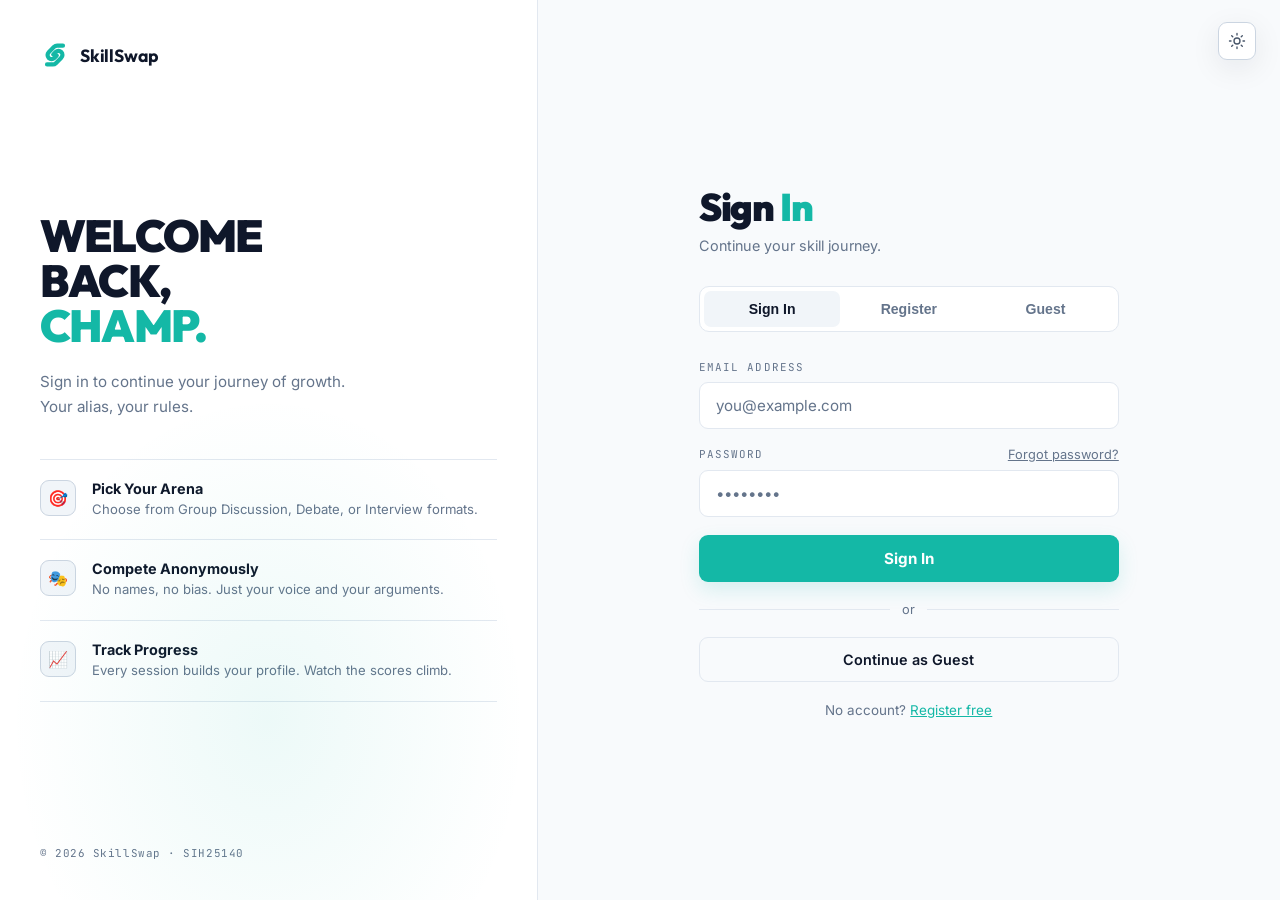
<file: auth.html>
<!DOCTYPE html>
<html lang="en">
<head>
<script src="https://challenges.cloudflare.com/turnstile/v0/api.js?render=explicit" async defer></script>
<meta charset="UTF-8">
<meta name="viewport" content="width=device-width, initial-scale=1.0">
<title>Sign In — SkillSwap</title>
<meta name="description" content="Sign in, create an account, or continue anonymously. SkillSwap requires no real identity to participate.">
<meta name="theme-color" content="#080B0F">
<link rel="preconnect" href="https://fonts.googleapis.com">
<link rel="preconnect" href="https://fonts.gstatic.com" crossorigin>
<link href="https://fonts.googleapis.com/css2?family=Outfit:wght@400;600;700;800;900&family=Inter:wght@400;500;600&family=JetBrains+Mono:wght@400;500&display=swap" rel="stylesheet">
<script src="/static/theme.js"></script>
<style>
:root {
  --display:    'Outfit', sans-serif;
  --sans:       'Inter', system-ui, sans-serif;
  --mono:       'JetBrains Mono', ui-monospace, monospace;
}
*, *::before, *::after { margin:0; padding:0; box-sizing:border-box; }
html { height:100%; }
body {
  min-height:100vh; background:var(--bg); color:var(--text);
  font-family:var(--sans); -webkit-font-smoothing:antialiased;
  display:flex;
}
::selection { background:var(--green); color:var(--accent-foreground); }

/* ── LAYOUT ── */
.auth-wrapper { display:flex; width:100%; min-height:100vh; }

/* LEFT BRAND PANEL */
.auth-brand {
  width:42%; background:var(--surface); border-right:1px solid var(--line);
  display:flex; flex-direction:column; padding:40px;
  position:relative; overflow:hidden;
}
@media(max-width:860px){ .auth-brand{ display:none; } }

.brand-logo {
  display:flex; align-items:center; gap:10px;
  font-family:var(--display); font-weight:700; font-size:1.1rem;
  letter-spacing:-0.01em; text-decoration:none; color:var(--text);
}
.brand-logo-mark {
  width:30px; height:30px;
  display:flex; align-items:center; justify-content:center;
}
.brand-logo-mark img { width:30px; height:30px; }

.brand-body {
  flex:1; display:flex; flex-direction:column; justify-content:center;
  padding:40px 0;
}
.brand-headline {
  font-family:var(--display); font-weight:900;
  font-size:clamp(2rem,3.5vw,2.8rem);
  line-height:1.0; letter-spacing:-0.04em; margin-bottom:20px;
}
.brand-headline .green { color:var(--green); }
.brand-tagline { color:var(--text-dim); font-size:0.95rem; line-height:1.65; max-width:320px; }

.brand-points { margin-top:40px; display:flex; flex-direction:column; gap:0; }
.brand-point {
  display:flex; gap:16px; align-items:flex-start;
  padding:20px 0; border-bottom:1px solid var(--line);
}
.brand-point:first-child { border-top:1px solid var(--line); }
.brand-point-ic {
  width:36px; height:36px; border-radius:9px;
  background:var(--surface-2); border:1px solid var(--line-2);
  display:flex; align-items:center; justify-content:center;
  font-size:1rem; flex-shrink:0;
}
.brand-point h4 { font-size:0.9rem; font-weight:700; margin-bottom:3px; }
.brand-point p { font-size:0.82rem; color:var(--text-dim); line-height:1.5; }

.brand-footer {
  font-family:var(--mono); font-size:0.68rem; color:var(--text-dim);
  letter-spacing:0.05em;
}

/* Brand atmospheric bg */
.brand-bg {
  position:absolute; inset:0; pointer-events:none;
  background: radial-gradient(ellipse 80% 60% at 50% 80%, var(--accent-08) 0%, transparent 60%);
}

/* RIGHT FORM PANEL */
.auth-form-wrap {
  flex:1; display:flex; flex-direction:column;
  align-items:center; justify-content:center;
  padding:40px 32px;
}
.auth-form-inner { width:100%; max-width:420px; }

/* Mobile logo */
.mobile-logo {
  display:none; align-items:center; gap:10px;
  font-family:var(--display); font-weight:700; font-size:1.1rem;
  margin-bottom:32px; color:var(--text); text-decoration:none;
}
.mobile-logo-mark {
  width:30px; height:30px;
  display:flex; align-items:center; justify-content:center;
}
.mobile-logo-mark img { width:30px; height:30px; }
@media(max-width:860px){ .mobile-logo{ display:flex; } }

.auth-heading {
  font-family:var(--display); font-weight:900;
  font-size:clamp(1.8rem,3vw,2.4rem);
  letter-spacing:-0.03em; margin-bottom:6px;
}
.auth-heading .green { color:var(--green); }
.auth-sub { color:var(--text-dim); font-size:0.9rem; margin-bottom:32px; }

/* TABS */
.auth-tabs {
  display:flex; gap:0; background:var(--surface); border:1px solid var(--line);
  border-radius:10px; padding:4px; margin-bottom:28px;
}
.auth-tab {
  flex:1; text-align:center; padding:10px; border-radius:7px;
  font-size:0.88rem; font-weight:600; cursor:pointer; border:none;
  background:transparent; color:var(--text-dim);
  transition:background 0.15s, color 0.15s;
}
.auth-tab.active { background:var(--surface-2); color:var(--text); }
.auth-tab:hover:not(.active) { color:var(--text-mid); }

/* FORMS */
.auth-panel { display:none; }
.auth-panel.active { display:block; }

.field { margin-bottom:18px; }
.field label {
  display:block; font-family:var(--mono); font-size:0.68rem;
  text-transform:uppercase; letter-spacing:0.1em;
  color:var(--text-dim); margin-bottom:8px;
}
.field input {
  width:100%; background:var(--surface); border:1px solid var(--line);
  border-radius:9px; padding:13px 16px; color:var(--text);
  font-family:var(--sans); font-size:0.95rem;
  transition:border-color 0.15s, box-shadow 0.15s;
}
.field input:focus {
  outline:none; border-color:var(--accent-40);
  box-shadow:0 0 0 3px var(--accent-08);
}
.field input::placeholder { color:var(--text-dim); }
.field-row { display:flex; justify-content:space-between; align-items:center; margin-bottom:8px; }
.field-row label { margin-bottom:0; }
.field-link { font-size:0.8rem; color:var(--text-dim); transition:color 0.15s; }
.field-link:hover { color:var(--green); }

.btn-submit {
  width:100%; padding:14px; border-radius:9px; border:none;
  background:var(--green); color:var(--accent-foreground);
  font-family:var(--sans); font-size:0.95rem; font-weight:700;
  cursor:pointer; transition:background 0.15s, transform 0.15s, box-shadow 0.15s;
  box-shadow:0 0 20px var(--accent-20);
  margin-top:4px;
  display:flex; align-items:center; justify-content:center; gap:8px;
}
.btn-submit:hover { background:var(--accent-hover); transform:translateY(-1px); box-shadow:0 0 30px var(--accent-35); }
.btn-submit:disabled { opacity:0.5; cursor:not-allowed; transform:none; }

.btn-secondary {
  width:100%; padding:13px; border-radius:9px;
  border:1px solid var(--line); background:transparent; color:var(--text);
  font-family:var(--sans); font-size:0.9rem; font-weight:600;
  cursor:pointer; transition:border-color 0.15s, background 0.15s;
  margin-top:10px;
  display:flex; align-items:center; justify-content:center; gap:8px;
}
.btn-secondary:hover { border-color:var(--line-2); background:var(--surface); }

/* Error / status */
.auth-error {
  display:none; background:var(--danger-soft);
  border:1px solid var(--danger-border); border-radius:9px;
  padding:12px 16px; margin-bottom:18px;
  font-size:0.85rem; color:var(--rose); line-height:1.5;
}
.auth-error.visible { display:block; }

/* Divider */
.auth-divider {
  display:flex; align-items:center; gap:12px;
  margin:20px 0; font-size:0.8rem; color:var(--text-dim);
}
.auth-divider::before, .auth-divider::after {
  content:''; flex:1; height:1px; background:var(--line);
}

/* Guest section */
.guest-section {
  background:var(--surface); border:1px solid var(--line);
  border-radius:12px; padding:24px; text-align:center;
  margin-top:12px;
}
.guest-section h3 { font-size:1rem; font-weight:700; margin-bottom:6px; }
.guest-section p { font-size:0.84rem; color:var(--text-dim); margin-bottom:18px; line-height:1.55; }
.guest-alias-wrap { display:flex; gap:8px; margin-bottom:14px; }
.guest-alias-wrap input { flex:1; }
.btn-shuffle {
  width:44px; height:44px; border-radius:9px; border:1px solid var(--line);
  background:var(--surface-2); color:var(--text-dim); cursor:pointer;
  font-size:1.1rem; flex-shrink:0; display:flex; align-items:center; justify-content:center;
  transition:border-color 0.15s, color 0.15s;
}
.btn-shuffle:hover { border-color:var(--green); color:var(--green); }
.guest-note { font-size:0.76rem; color:var(--text-dim); margin-top:10px; }

/* Spinner */
@keyframes spin { to { transform:rotate(360deg); } }
.spinner { width:16px; height:16px; border:2px solid var(--accent-foreground-muted); border-top-color:var(--accent-foreground); border-radius:50%; animation:spin 0.7s linear infinite; }
</style>
<link rel="stylesheet" href="/static/theme.css">
</head>
<body>

<div class="auth-wrapper">
  <button type="button" class="theme-toggle auth-theme-toggle" data-theme-toggle aria-label="Switch theme"></button>
  <!-- LEFT BRAND PANEL -->
  <div class="auth-brand">
    <div class="brand-bg"></div>
    <a href="/" class="brand-logo">
      <div class="brand-logo-mark">
        <span class="brand-mark" aria-hidden="true"></span>
      </div>
      SkillSwap
    </a>

    <div class="brand-body">
      <h2 class="brand-headline">
        WELCOME<br>BACK,<br><span class="green">CHAMP.</span>
      </h2>
      <p class="brand-tagline">Sign in to continue your journey of growth. Your alias, your rules.</p>

      <div class="brand-points">
        <div class="brand-point">
          <div class="brand-point-ic">🎯</div>
          <div>
            <h4>Pick Your Arena</h4>
            <p>Choose from Group Discussion, Debate, or Interview formats.</p>
          </div>
        </div>
        <div class="brand-point">
          <div class="brand-point-ic">🎭</div>
          <div>
            <h4>Compete Anonymously</h4>
            <p>No names, no bias. Just your voice and your arguments.</p>
          </div>
        </div>
        <div class="brand-point">
          <div class="brand-point-ic">📈</div>
          <div>
            <h4>Track Progress</h4>
            <p>Every session builds your profile. Watch the scores climb.</p>
          </div>
        </div>
      </div>
    </div>

    <div class="brand-footer">© 2026 SkillSwap · SIH25140</div>
  </div>

  <!-- RIGHT FORM PANEL -->
  <div class="auth-form-wrap">
    <div class="auth-form-inner">
      <a href="/" class="mobile-logo">
        <div class="mobile-logo-mark">
          <span class="brand-mark" aria-hidden="true"></span>
        </div>
        SkillSwap
      </a>

      <h1 class="auth-heading">Sign <span class="green">In</span></h1>
      <p class="auth-sub" id="auth-sub-text">Continue your skill journey.</p>

      <!-- TABS -->
      <div class="auth-tabs" role="tablist">
        <button class="auth-tab active" id="tab-signin" role="tab" aria-selected="true" onclick="switchTab('signin')">Sign In</button>
        <button class="auth-tab" id="tab-register" role="tab" aria-selected="false" onclick="switchTab('register')">Register</button>
        <button class="auth-tab" id="tab-guest" role="tab" aria-selected="false" onclick="switchTab('guest')">Guest</button>
      </div>

      <!-- ERROR BOX -->
      <div class="auth-error" id="auth-error" role="alert"></div>

      <!-- SIGN IN PANEL -->
      <div class="auth-panel active" id="panel-signin">
        <form id="form-signin" onsubmit="handleSignIn(event)">
          <div class="field">
            <label for="signin-email">Email address</label>
            <input type="email" id="signin-email" placeholder="you@example.com" autocomplete="email" required>
          </div>
          <div class="field">
            <div class="field-row">
              <label for="signin-password">Password</label>
              <a href="#" class="field-link">Forgot password?</a>
            </div>
            <input type="password" id="signin-password" placeholder="••••••••" autocomplete="current-password" required>
          </div>
          <button type="submit" class="btn-submit" id="btn-signin">
            Sign In
          </button>
        </form>
        <div class="auth-divider">or</div>
        <button class="btn-secondary" onclick="switchTab('guest')" id="goto-guest">
          Continue as Guest
        </button>
        <p style="text-align:center;margin-top:20px;font-size:0.84rem;color:var(--text-dim);">
          No account? <a href="#" onclick="switchTab('register')" style="color:var(--green);">Register free</a>
        </p>
      </div>

      <!-- REGISTER PANEL -->
      <div class="auth-panel" id="panel-register">
        <form id="form-register" onsubmit="handleRegister(event)">
          <div class="field">
            <label for="reg-email">Email address</label>
            <input type="email" id="reg-email" placeholder="you@example.com" autocomplete="email" required>
          </div>
          <div class="field">
            <label for="reg-alias">Default alias (your arena name)</label>
            <input type="text" id="reg-alias" placeholder="QuietFalcon42" maxlength="14" required>
          </div>
          <div class="field">
            <label for="reg-password">Password</label>
            <input type="password" id="reg-password" placeholder="At least 8 characters" autocomplete="new-password" minlength="8" required>
          </div>
          <div class="field">
            <label for="reg-cohort">Cohort code <span style="color:var(--text-dim);font-weight:400;">(optional)</span></label>
            <input type="text" id="reg-cohort" placeholder="e.g. VIT2026">
          </div>
          <button type="submit" class="btn-submit" id="btn-register">
            Create Account
          </button>
        </form>
        <p style="text-align:center;margin-top:20px;font-size:0.84rem;color:var(--text-dim);">
          Already have an account? <a href="#" onclick="switchTab('signin')" style="color:var(--green);">Sign in</a>
        </p>
      </div>

      <!-- GUEST PANEL -->
      <div class="auth-panel" id="panel-guest">
        <div class="guest-section">
          <h3>Continue Anonymously</h3>
          <p>No account needed. Pick an alias and jump straight into the arena. Progress won't be saved across sessions.</p>
          <div class="guest-alias-wrap">
            <div class="field" style="margin:0;flex:1;">
              <input type="text" id="guest-alias" placeholder="QuietFalcon42" maxlength="20" style="margin:0;">
            </div>
            <button class="btn-shuffle" id="btn-shuffle-alias" onclick="shuffleAlias()" title="Generate random alias">⟳</button>
          </div>
          <div id="turnstile-container" style="margin-bottom: 20px; display: flex; justify-content: center;"></div>
          <button class="btn-submit" id="btn-guest" onclick="handleGuest()">
            Enter as Guest
          </button>
          <p class="guest-note">Your alias is all the room will see. No email, no password.</p>
        </div>
        <div class="auth-divider">or</div>
        <button class="btn-secondary" onclick="switchTab('register')" id="goto-register">
          Create a free account
        </button>
      </div>

    </div>
  </div>
</div>

<script>
const API_BASE = window.location.origin;

// ── ALIAS GENERATION ──
const ADJ2 = ['Bold','Calm','Swift','Sharp','Keen','Brave','Cool','Dark','Wry'];
const NON2 = ['Storm','Falcon','Echo','Ridge','Nova','Viper','Ember','Anchor'];
function randomAlias() {
  const a = ADJ2[Math.floor(Math.random() * ADJ2.length)];
  const n = NON2[Math.floor(Math.random() * NON2.length)];
  // Keep within 14 chars (schema max_length=14)
  const base = `${a}${n}`;
  const num = Math.floor(Math.random() * 9) + 1; // single digit to stay <=14
  return `${base}${num}`.slice(0, 14);
}
function shuffleAlias() {
  document.getElementById('guest-alias').value = randomAlias();
}

// Init guest alias
document.getElementById('guest-alias').value = randomAlias();

// ── TAB SWITCHING ──
const TAB_HEADINGS = {
  signin:   ['Sign <span class="green">In</span>', 'Continue your skill journey.'],
  register: ['Create <span class="green">Account</span>', 'Join the arena. It\'s free.'],
  guest:    ['Enter <span class="green">Anonymously</span>', 'No account needed — just an alias.'],
};

let turnstileWidgetId = null;
async function initTurnstile() {
  if (turnstileWidgetId !== null) return;
  try {
    const res = await fetch(`${window.API_BASE || ''}/api/auth/config/turnstile`);
    const data = await res.json();
    const siteKey = data.site_key;
    const isDark = document.documentElement.getAttribute('data-theme') === 'dark';
    turnstileWidgetId = turnstile.render('#turnstile-container', {
      sitekey: siteKey,
      theme: isDark ? 'dark' : 'light',
    });
  } catch (err) {
    console.error("Turnstile config fetch failed", err);
  }
}

function switchTab(id) {
  document.querySelectorAll('.auth-tab').forEach(t => { t.classList.remove('active'); t.setAttribute('aria-selected','false'); });
  document.querySelectorAll('.auth-panel').forEach(p => p.classList.remove('active'));
  document.getElementById('tab-'+id).classList.add('active');
  document.getElementById('tab-'+id).setAttribute('aria-selected','true');
  document.getElementById('panel-'+id).classList.add('active');
  document.getElementById('auth-error').classList.remove('visible');
  const [h, s] = TAB_HEADINGS[id];
  document.getElementById('auth-heading-text') && (document.getElementById('auth-heading-text').innerHTML = h);
  document.querySelector('.auth-heading').innerHTML = h;
  document.getElementById('auth-sub-text').textContent = s;
  
  if (id === 'guest') {
    initTurnstile();
  }
}

// ── ERROR DISPLAY ──
function showError(msg) {
  const el = document.getElementById('auth-error');
  el.textContent = msg;
  el.classList.add('visible');
}
function clearError() {
  document.getElementById('auth-error').classList.remove('visible');
}

// ── LOADING STATE ──
function setLoading(btnId, loading, text = '') {
  const btn = document.getElementById(btnId);
  if (!btn) return;
  if (loading) {
    btn.disabled = true;
    btn.innerHTML = `<div class="spinner"></div> ${text || 'Loading…'}`;
  } else {
    btn.disabled = false;
  }
}

// ── STORE AUTH & REDIRECT ──
// Backend AuthResponse: { success, token, user: {id, email, default_alias, cohort_code, is_anonymous} }
// Backend AnonymousAuthResponse: { success, guest_token, guest_id, alias }
function storeAuthAndRedirect(data, isAnonymous = false) {
  if (isAnonymous) {
    // AnonymousAuthResponse
    sessionStorage.setItem('ss_guest_token', data.guest_token);
    sessionStorage.setItem('ss_guest_id', data.guest_id);
    sessionStorage.setItem('ss_alias', data.alias.slice(0, 14));
    sessionStorage.setItem('ss_is_anonymous', 'true');
    localStorage.removeItem('ss_token');
    localStorage.removeItem('ss_user');
  } else {
    // AuthResponse
    localStorage.setItem('ss_token', data.token);
    localStorage.setItem('ss_user', JSON.stringify(data.user));
    const alias = (data.user.default_alias || '').slice(0, 14);
    sessionStorage.setItem('ss_alias', alias);
    sessionStorage.setItem('ss_is_anonymous', 'false');
    sessionStorage.removeItem('ss_guest_token');
    sessionStorage.removeItem('ss_guest_id');
  }
  window.location.href = '/app';
}

// ── SIGN IN ──
// Uses POST /api/auth/login → AuthResponse { success, token, user }
// On failure: show explicit error. Never silent fallback to guest.
async function handleSignIn(e) {
  e.preventDefault();
  clearError();
  const btn = document.getElementById('btn-signin');
  btn.disabled = true;
  btn.innerHTML = '<div class="spinner"></div> Signing in…';

  const email    = document.getElementById('signin-email').value.trim();
  const password = document.getElementById('signin-password').value;

  try {
    const res = await fetch(`${API_BASE}/api/auth/login`, {
      method: 'POST',
      headers: { 'Content-Type': 'application/json' },
      body: JSON.stringify({ email, password, stay_signed_in: true }),
    });
    const body = await res.json();

    if (!res.ok) {
      // Explicit error — NEVER fall back to guest
      const msg = Array.isArray(body?.detail)
        ? body.detail.map(d => d.msg || d).join('; ')
        : (body?.detail || `Sign in failed (${res.status})`);
      throw new Error(msg);
    }

    if (!body.token) throw new Error('Sign in returned no token. Please try again.');
    storeAuthAndRedirect(body, false);

  } catch (err) {
    showError(err.message);
    btn.disabled = false;
    btn.textContent = 'Sign In';
  }
}

// ── REGISTER ──
// POST /api/auth/register → AuthResponse
async function handleRegister(e) {
  e.preventDefault();
  clearError();
  const btn = document.getElementById('btn-register');
  btn.disabled = true;
  btn.innerHTML = '<div class="spinner"></div> Creating account…';

  const email         = document.getElementById('reg-email').value.trim();
  const password      = document.getElementById('reg-password').value;
  const default_alias = document.getElementById('reg-alias').value.trim().slice(0, 14);
  const cohort_code   = document.getElementById('reg-cohort').value.trim() || null;

  if (!default_alias) { showError('Please enter an alias.'); btn.disabled=false; btn.textContent='Create Account'; return; }

  try {
    const res = await fetch(`${API_BASE}/api/auth/register`, {
      method: 'POST',
      headers: { 'Content-Type': 'application/json' },
      body: JSON.stringify({ email, password, default_alias, cohort_code }),
    });
    const body = await res.json();
    if (!res.ok) {
      const msg = Array.isArray(body?.detail)
        ? body.detail.map(d => d.msg || d).join('; ')
        : (body?.detail || `Registration failed (${res.status})`);
      throw new Error(msg);
    }
    if (!body.token) throw new Error('Registration returned no token.');
    storeAuthAndRedirect(body, false);
  } catch (err) {
    showError(err.message);
    btn.disabled = false;
    btn.textContent = 'Create Account';
  }
}

// ── GUEST / ANONYMOUS ──
// POST /api/auth/anonymous → AnonymousAuthResponse { success, guest_token, guest_id, alias }
// Schema: alias max_length=14
async function handleGuest() {
  clearError();
  const rawAlias = document.getElementById('guest-alias').value.trim();
  const alias = rawAlias.slice(0, 14); // enforce schema max_length=14
  if (!alias) { showError('Please enter an alias to continue.'); return; }
  
  let turnstileToken = null;
  if (turnstileWidgetId !== null) {
      turnstileToken = turnstile.getResponse(turnstileWidgetId);
  }
  if (!turnstileToken) {
      showError('Please complete the CAPTCHA to continue as guest.');
      return;
  }

  const btn = document.getElementById('btn-guest');
  btn.disabled = true;
  btn.innerHTML = '<div class="spinner"></div> Entering…';

  try {
    const res = await fetch(`${API_BASE}/api/auth/anonymous`, {
      method: 'POST',
      headers: { 'Content-Type': 'application/json' },
      body: JSON.stringify({ alias, cohort_code: null, turnstile_token: turnstileToken }),
    });
    const body = await res.json();
    if (!res.ok) {
      const msg = Array.isArray(body?.detail)
        ? body.detail.map(d => d.msg || d).join('; ')
        : (body?.detail || `Anonymous login failed (${res.status})`);
      throw new Error(msg);
    }
    if (!body.guest_token) throw new Error('No session token returned. Please try again.');
    storeAuthAndRedirect(body, true);
  } catch (err) {
    if (turnstileWidgetId !== null) turnstile.reset(turnstileWidgetId);
    showError(err.message);
    btn.disabled = false;
    btn.textContent = 'Enter as Guest';
  }
}

// ── PRE-FILL ALIAS FROM REGISTER FORM ──
document.getElementById('reg-alias') && document.getElementById('reg-alias').addEventListener('focus', function() {
  if (!this.value) this.value = randomAlias();
});

// ── CHECK EXISTING AUTH ──
const existingToken = localStorage.getItem('ss_token') || sessionStorage.getItem('ss_guest_token');
if (existingToken) {
  // Already authenticated — but don't auto-redirect (user may want to switch accounts)
  // Show a subtle indicator
}
</script>
</body>
</html>
</file>
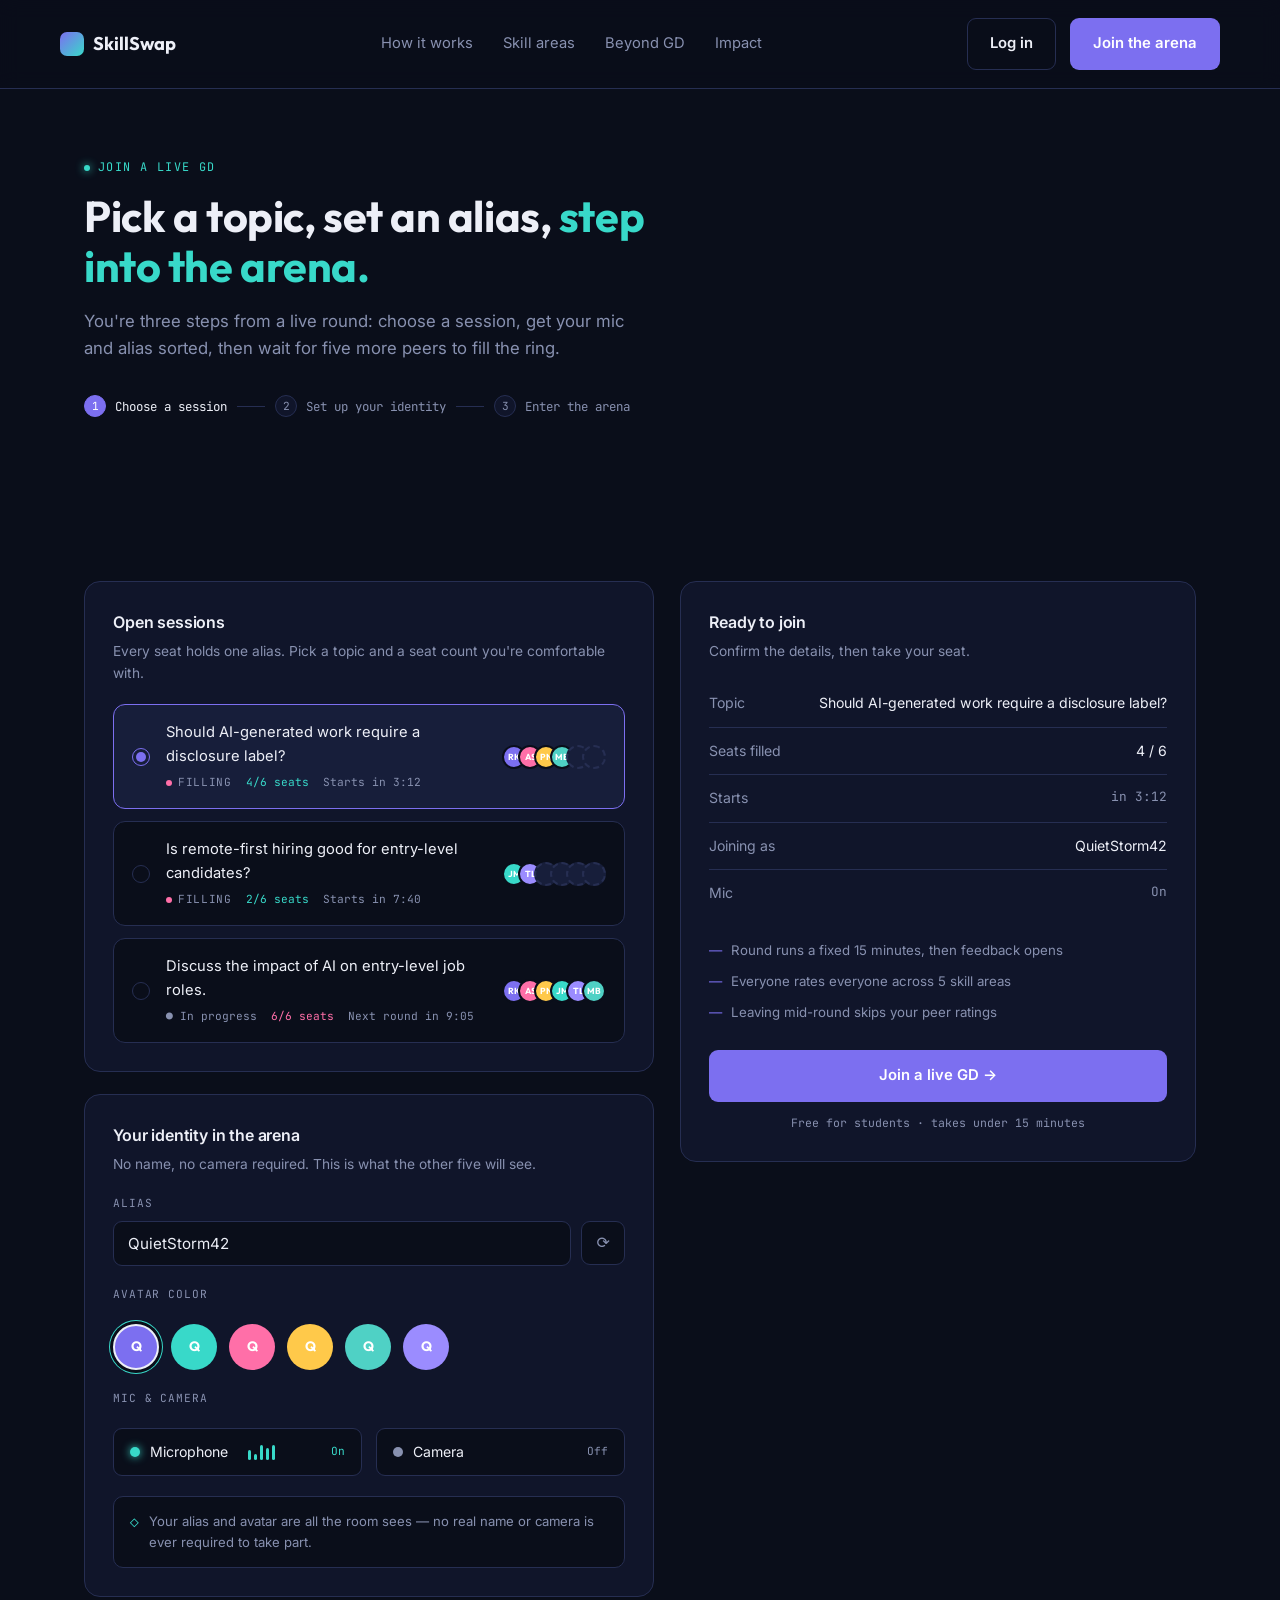
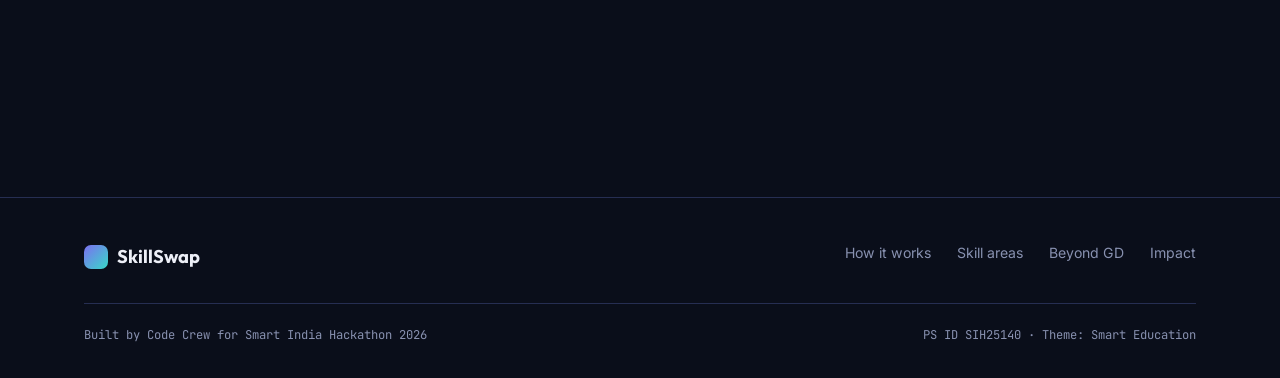
<file: landing_page.html>
<!DOCTYPE html>
<html lang="en">
<head>
<meta charset="UTF-8">
<meta name="viewport" content="width=device-width, initial-scale=1.0">
<title>Join a live GD — SkillSwap</title>
<meta name="description" content="Pick a topic, join with an alias, and step into a live 6-person group discussion arena. No camera, no name, real feedback.">

<link rel="preconnect" href="https://fonts.googleapis.com">
<link rel="preconnect" href="https://fonts.gstatic.com" crossorigin>
<link href="https://fonts.googleapis.com/css2?family=Outfit:wght@500;600;700;800&family=Inter:wght@400;500;600;700&family=JetBrains+Mono:wght@400;500&display=swap" rel="stylesheet">

<style>
  :root{
    --bg:        #0A0E1A;
    --surface:   #10152A;
    --surface-2: #171E3A;
    --line:      #262E52;
    --text:      #EDEFF7;
    --text-dim:  #8891B0;

    --violet:  #7C6FF0;
    --violet-d:#5B4FD1;
    --cyan:    #38D9C9;
    --amber:   #FFC94A;
    --rose:    #FF6FA8;

    --display: 'Outfit', sans-serif;
    --sans:    'Inter', system-ui, sans-serif;
    --mono:    'JetBrains Mono', ui-monospace, monospace;
  }

  *{ margin:0; padding:0; box-sizing:border-box; }
  html{ scroll-behavior:smooth; }
  body{ background:var(--bg); color:var(--text); font-family:var(--sans); line-height:1.6; -webkit-font-smoothing:antialiased; }
  img{ max-width:100%; display:block; }
  a{ color:inherit; text-decoration:none; }
  ul{ list-style:none; }
  button{ font:inherit; }
  .container{ max-width:1160px; margin:0 auto; padding:0 24px; }

  @media (prefers-reduced-motion: reduce){
    *{ animation-duration:0.01ms !important; animation-iteration-count:1 !important; transition-duration:0.01ms !important; }
  }

  ::selection{ background:var(--violet); color:#fff; }

  h1,h2,h3{ font-family:var(--display); font-weight:700; letter-spacing:-0.01em; }

  .eyebrow{
    font-family:var(--mono); font-size:0.74rem; letter-spacing:0.12em; text-transform:uppercase;
    color:var(--cyan); display:inline-flex; align-items:center; gap:8px;
  }
  .eyebrow::before{ content:''; width:6px; height:6px; background:var(--cyan); border-radius:50%; box-shadow:0 0 8px var(--cyan); }

  .section-head{ max-width:640px; margin-bottom:40px; }
  .section-head h2{ font-size:clamp(1.6rem,3vw,2.1rem); margin-top:14px; }
  .section-head p{ color:var(--text-dim); margin-top:14px; font-size:1.02rem; }

  .btn{
    display:inline-flex; align-items:center; justify-content:center; gap:8px;
    font-family:var(--sans); font-size:0.93rem; font-weight:600;
    padding:13px 22px; border-radius:9px; border:1px solid transparent;
    cursor:pointer; transition:transform .15s ease, background .15s ease, border-color .15s ease, opacity .15s ease;
  }
  .btn:hover{ transform:translateY(-1px); }
  .btn:focus-visible{ outline:2px solid var(--cyan); outline-offset:2px; }
  .btn-primary{ background:var(--violet); color:#fff; }
  .btn-primary:hover{ background:var(--violet-d); }
  .btn-primary:disabled{ opacity:0.4; cursor:not-allowed; transform:none; background:var(--violet); }
  .btn-ghost{ background:transparent; color:var(--text); border-color:var(--line); }
  .btn-ghost:hover{ border-color:var(--violet); }
  .btn-block{ width:100%; }

  /* header */
  header{ position:sticky; top:0; z-index:50; background:rgba(10,14,26,0.85); backdrop-filter:blur(10px); border-bottom:1px solid var(--line); }
  .nav{ display:flex; align-items:center; justify-content:space-between; padding:18px 0; }
  .logo{ display:flex; align-items:center; gap:9px; font-family:var(--display); font-weight:700; font-size:1.15rem; }
  .logo .mark{ width:24px; height:24px; border-radius:7px; background:linear-gradient(135deg,var(--violet),var(--cyan)); }
  .nav-links{ display:flex; gap:30px; font-size:0.92rem; color:var(--text-dim); }
  .nav-links a:hover{ color:var(--text); }
  .nav-links a.active{ color:var(--text); }
  .nav-right{ display:flex; align-items:center; gap:14px; }
  @media (max-width:820px){ .nav-links{ display:none; } }

  /* setup hero */
  .setup-hero{ padding:64px 0 20px; }
  .setup-hero h1{ font-size:clamp(1.9rem,3.8vw,2.7rem); margin-top:14px; line-height:1.15; max-width:640px; }
  .setup-hero p.lead{ color:var(--text-dim); font-size:1.05rem; margin-top:16px; max-width:560px; }

  /* progress rail */
  .rail{ display:flex; align-items:center; gap:10px; margin-top:34px; flex-wrap:wrap; }
  .rail-step{ display:flex; align-items:center; gap:9px; font-family:var(--mono); font-size:0.78rem; color:var(--text-dim); }
  .rail-step .dot{ width:22px; height:22px; border-radius:50%; border:1px solid var(--line); display:flex; align-items:center; justify-content:center; font-size:0.7rem; color:var(--text-dim); background:var(--surface); flex-shrink:0; }
  .rail-step.done .dot{ background:var(--cyan); border-color:var(--cyan); color:#04231f; }
  .rail-step.active .dot{ background:var(--violet); border-color:var(--violet); color:#fff; }
  .rail-step.active{ color:var(--text); }
  .rail-line{ width:28px; height:1px; background:var(--line); }

  /* main setup grid */
  .setup{ padding:44px 0 100px; }
  .setup-grid{ display:grid; grid-template-columns:1fr; gap:26px; }
  @media (min-width:980px){ .setup-grid{ grid-template-columns:1.05fr 0.95fr; align-items:start; } }

  .panel{ background:var(--surface); border:1px solid var(--line); border-radius:16px; padding:28px; }
  .panel + .panel{ margin-top:22px; }
  .panel h3{ font-size:1rem; font-family:var(--sans); font-weight:600; }
  .panel .sub{ color:var(--text-dim); font-size:0.86rem; margin-top:4px; }

  /* alias field */
  .field{ margin-top:20px; }
  .field label{ display:block; font-family:var(--mono); font-size:0.7rem; text-transform:uppercase; letter-spacing:0.08em; color:var(--text-dim); margin-bottom:8px; }
  .alias-row{ display:flex; gap:10px; }
  .alias-row input{
    flex:1; background:var(--bg); border:1px solid var(--line); border-radius:9px; padding:12px 14px;
    color:var(--text); font-family:var(--sans); font-size:0.95rem;
  }
  .alias-row input:focus{ outline:none; border-color:var(--violet); }
  .btn-icon{ width:44px; height:44px; border-radius:9px; border:1px solid var(--line); background:var(--bg); color:var(--text-dim); cursor:pointer; font-size:1rem; flex-shrink:0; }
  .btn-icon:hover{ border-color:var(--violet); color:var(--text); }

  /* avatar picker */
  .avatar-picker{ display:flex; gap:12px; margin-top:20px; flex-wrap:wrap; }
  .avatar-swatch{
    width:46px; height:46px; border-radius:50%; cursor:pointer; border:2px solid transparent;
    display:flex; align-items:center; justify-content:center; font-family:var(--display); font-weight:700; color:#fff; font-size:0.85rem;
    transition:border-color .15s ease, transform .15s ease;
  }
  .avatar-swatch:hover{ transform:translateY(-2px); }
  .avatar-swatch.selected{ border-color:var(--text); box-shadow:0 0 0 3px var(--bg), 0 0 0 4px var(--cyan); }

  /* mic / cam toggles */
  .toggle-row{ display:flex; gap:14px; margin-top:20px; flex-wrap:wrap; }
  .toggle{
    display:flex; align-items:center; gap:10px; background:var(--bg); border:1px solid var(--line); border-radius:9px;
    padding:12px 16px; flex:1; min-width:170px; cursor:pointer;
  }
  .toggle .ind{ width:10px; height:10px; border-radius:50%; background:var(--text-dim); flex-shrink:0; }
  .toggle.on .ind{ background:var(--cyan); box-shadow:0 0 8px var(--cyan); }
  .toggle .label{ font-size:0.88rem; }
  .toggle .state{ margin-left:auto; font-family:var(--mono); font-size:0.7rem; color:var(--text-dim); }
  .toggle.on .state{ color:var(--cyan); }

  .mic-meter{ display:flex; gap:3px; align-items:flex-end; height:16px; margin-left:10px; }
  .mic-meter span{ width:3px; background:var(--line); border-radius:2px; height:4px; transition:height .12s ease, background .12s ease; }
  .toggle.on .mic-meter span{ background:var(--cyan); }

  .privacy-note{ display:flex; gap:10px; margin-top:20px; padding:14px 16px; background:var(--bg); border:1px solid var(--line); border-radius:10px; }
  .privacy-note .ic{ color:var(--cyan); font-family:var(--mono); font-size:0.9rem; flex-shrink:0; }
  .privacy-note p{ font-size:0.82rem; color:var(--text-dim); }

  /* session list */
  .session-list{ display:flex; flex-direction:column; gap:12px; margin-top:20px; }
  .session{
    display:flex; align-items:center; gap:16px; background:var(--bg); border:1px solid var(--line); border-radius:12px;
    padding:16px 18px; cursor:pointer; transition:border-color .15s ease, background .15s ease;
  }
  .session:hover{ border-color:var(--violet); }
  .session.selected{ border-color:var(--violet); background:var(--surface-2); }
  .session-radio{ width:18px; height:18px; border-radius:50%; border:1px solid var(--line); flex-shrink:0; position:relative; }
  .session.selected .session-radio{ border-color:var(--violet); }
  .session.selected .session-radio::after{ content:''; position:absolute; inset:3px; border-radius:50%; background:var(--violet); }
  .session-body{ flex:1; min-width:0; }
  .session-topic{ font-size:0.92rem; }
  .session-meta{ display:flex; gap:14px; margin-top:6px; flex-wrap:wrap; }
  .session-meta span{ font-family:var(--mono); font-size:0.7rem; color:var(--text-dim); }
  .session-meta .seats-full{ color:var(--rose); }
  .session-meta .seats-open{ color:var(--cyan); }
  .session-avatars{ display:flex; flex-shrink:0; }
  .session-avatars .mini{
    width:24px; height:24px; border-radius:50%; border:2px solid var(--bg); margin-left:-8px;
    display:flex; align-items:center; justify-content:center; font-size:0.55rem; font-family:var(--display); font-weight:700; color:#fff;
  }
  .session-avatars .mini:first-child{ margin-left:0; }
  .session-avatars .mini.empty{ background:var(--surface-2); border-style:dashed; border-color:var(--line); }

  /* live pulse tag */
  .live-tag{ display:inline-flex; align-items:center; gap:6px; font-family:var(--mono); font-size:0.66rem; color:var(--rose); text-transform:uppercase; letter-spacing:0.06em; }
  .live-tag::before{ content:''; width:6px; height:6px; border-radius:50%; background:var(--rose); animation:pulse 1.6s infinite; }
  @keyframes pulse{ 0%,100%{ opacity:1; } 50%{ opacity:0.25; } }

  /* summary / sticky join panel */
  .summary{ position:sticky; top:96px; }
  .summary-row{ display:flex; justify-content:space-between; gap:12px; padding:12px 0; border-bottom:1px solid var(--line); font-size:0.88rem; }
  .summary-row:last-of-type{ border-bottom:none; }
  .summary-row .k{ color:var(--text-dim); }
  .summary-row .v{ text-align:right; }
  .summary-row .v.muted{ color:var(--text-dim); font-family:var(--mono); font-size:0.8rem; }

  .rules{ margin-top:18px; }
  .rules li{ font-size:0.83rem; color:var(--text-dim); padding:5px 0; display:flex; gap:9px; }
  .rules li::before{ content:'—'; color:var(--violet); flex-shrink:0; }

  .join-cta{ margin-top:22px; }
  .join-hint{ text-align:center; font-family:var(--mono); font-size:0.72rem; color:var(--text-dim); margin-top:12px; }

  /* waiting room state */
  .waiting-wrap{ display:none; padding:100px 0; }
  .waiting-wrap.active{ display:block; }
  .waiting-inner{ max-width:520px; margin:0 auto; text-align:center; }
  .waiting-arena{
    position:relative; aspect-ratio:1/1; width:100%; max-width:340px; margin:36px auto 0;
    background:radial-gradient(circle at center, var(--surface-2) 0%, var(--surface) 70%);
    border-radius:50%; border:1px solid var(--line);
  }
  .waiting-ring{ position:absolute; inset:10%; border:1px dashed var(--line); border-radius:50%; }
  .waiting-center{
    position:absolute; top:50%; left:50%; transform:translate(-50%,-50%); text-align:center;
    font-family:var(--mono); font-size:0.72rem; color:var(--text-dim);
  }
  .waiting-center strong{ display:block; font-family:var(--display); font-size:1.6rem; color:var(--cyan); font-weight:700; }
  .wnode{ position:absolute; width:56px; transform:translate(-50%,-50%); text-align:center; opacity:0; transition:opacity .4s ease; }
  .wnode.in{ opacity:1; }
  .wnode .circle{ width:40px; height:40px; border-radius:50%; margin:0 auto; display:flex; align-items:center; justify-content:center; font-family:var(--display); font-weight:700; font-size:0.78rem; color:#fff; box-shadow:0 0 0 3px var(--bg), 0 0 0 4px var(--line); }
  .wnode .name{ font-family:var(--mono); font-size:0.6rem; color:var(--text-dim); margin-top:6px; }
  .wnode.you .circle{ box-shadow:0 0 0 3px var(--bg), 0 0 0 4px var(--cyan); }

  .waiting-status{ margin-top:30px; font-size:0.95rem; color:var(--text-dim); }
  .waiting-status b{ color:var(--text); }
  .waiting-actions{ display:flex; gap:14px; justify-content:center; margin-top:26px; flex-wrap:wrap; }

  footer{ padding:44px 0 32px; border-top:1px solid var(--line); }
  .foot-grid{ display:flex; justify-content:space-between; flex-wrap:wrap; gap:28px; }
  .foot-links{ display:flex; gap:26px; font-size:0.88rem; color:var(--text-dim); flex-wrap:wrap; }
  .foot-links a:hover{ color:var(--text); }
  .foot-bottom{ margin-top:32px; padding-top:22px; border-top:1px solid var(--line); display:flex; justify-content:space-between; flex-wrap:wrap; gap:10px; font-family:var(--mono); font-size:0.76rem; color:var(--text-dim); }

  .reveal{ opacity:0; transform:translateY(16px); transition:opacity .6s ease, transform .6s ease; }
  .reveal.in{ opacity:1; transform:none; }
</style>
</head>
<body>

<header>
  <div class="container nav">
    <a href="#" class="logo"><span class="mark"></span>SkillSwap</a>
    <nav class="nav-links">
      <a href="#">How it works</a>
      <a href="#">Skill areas</a>
      <a href="#">Beyond GD</a>
      <a href="#">Impact</a>
    </nav>
    <div class="nav-right">
      <a href="#" class="btn btn-ghost">Log in</a>
      <a href="#" class="btn btn-primary active">Join the arena</a>
    </div>
  </div>
</header>

<main>

  <!-- SETUP HERO -->
  <section class="setup-hero">
    <div class="container">
      <span class="eyebrow">Join a live GD</span>
      <h1>Pick a topic, set an alias, <span style="color:var(--cyan);">step into the arena.</span></h1>
      <p class="lead">You're three steps from a live round: choose a session, get your mic and alias sorted, then wait for five more peers to fill the ring.</p>

      <div class="rail">
        <div class="rail-step active" data-rail="1"><span class="dot">1</span>Choose a session</div>
        <div class="rail-line"></div>
        <div class="rail-step" data-rail="2"><span class="dot">2</span>Set up your identity</div>
        <div class="rail-line"></div>
        <div class="rail-step" data-rail="3"><span class="dot">3</span>Enter the arena</div>
      </div>
    </div>
  </section>

  <!-- SETUP FORM -->
  <div class="waiting-wrap" id="setupWrap" style="display:block;">
  <section class="setup">
    <div class="container setup-grid">

      <!-- LEFT: sessions + identity -->
      <div>
        <div class="panel reveal">
          <h3>Open sessions</h3>
          <p class="sub">Every seat holds one alias. Pick a topic and a seat count you're comfortable with.</p>

          <div class="session-list" id="sessionList">
            <div class="session selected" data-topic="Should AI-generated work require a disclosure label?" data-seats="4" data-cap="6">
              <div class="session-radio"></div>
              <div class="session-body">
                <div class="session-topic">Should AI-generated work require a disclosure label?</div>
                <div class="session-meta">
                  <span class="live-tag">Filling</span>
                  <span class="seats-open">4/6 seats</span>
                  <span>Starts in 3:12</span>
                </div>
              </div>
              <div class="session-avatars">
                <div class="mini" style="background:var(--violet);">RK</div>
                <div class="mini" style="background:var(--rose);">AS</div>
                <div class="mini" style="background:var(--amber);">PN</div>
                <div class="mini" style="background:#4FD1C5;">MB</div>
                <div class="mini empty"></div>
                <div class="mini empty"></div>
              </div>
            </div>

            <div class="session" data-topic="Is remote-first hiring good for entry-level candidates?" data-seats="2" data-cap="6">
              <div class="session-radio"></div>
              <div class="session-body">
                <div class="session-topic">Is remote-first hiring good for entry-level candidates?</div>
                <div class="session-meta">
                  <span class="live-tag">Filling</span>
                  <span class="seats-open">2/6 seats</span>
                  <span>Starts in 7:40</span>
                </div>
              </div>
              <div class="session-avatars">
                <div class="mini" style="background:var(--cyan);">JM</div>
                <div class="mini" style="background:#9B8CFF;">TL</div>
                <div class="mini empty"></div>
                <div class="mini empty"></div>
                <div class="mini empty"></div>
                <div class="mini empty"></div>
              </div>
            </div>

            <div class="session" data-topic="Discuss the impact of AI on entry-level job roles." data-seats="6" data-cap="6">
              <div class="session-radio"></div>
              <div class="session-body">
                <div class="session-topic">Discuss the impact of AI on entry-level job roles.</div>
                <div class="session-meta">
                  <span style="color:var(--text-dim); font-family:var(--mono); font-size:0.7rem;">● In progress</span>
                  <span class="seats-full">6/6 seats</span>
                  <span>Next round in 9:05</span>
                </div>
              </div>
              <div class="session-avatars">
                <div class="mini" style="background:var(--violet);">RK</div>
                <div class="mini" style="background:var(--rose);">AS</div>
                <div class="mini" style="background:var(--amber);">PN</div>
                <div class="mini" style="background:var(--cyan);">JM</div>
                <div class="mini" style="background:#9B8CFF;">TL</div>
                <div class="mini" style="background:#4FD1C5;">MB</div>
              </div>
            </div>
          </div>
        </div>

        <div class="panel reveal">
          <h3>Your identity in the arena</h3>
          <p class="sub">No name, no camera required. This is what the other five will see.</p>

          <div class="field">
            <label for="aliasInput">Alias</label>
            <div class="alias-row">
              <input type="text" id="aliasInput" maxlength="14" value="QuietStorm42" placeholder="Pick an alias">
              <button class="btn-icon" id="shuffleAlias" title="Shuffle alias">⟳</button>
            </div>
          </div>

          <div class="field">
            <label>Avatar color</label>
            <div class="avatar-picker" id="avatarPicker">
              <div class="avatar-swatch selected" style="background:var(--violet);" data-color="var(--violet)">Q</div>
              <div class="avatar-swatch" style="background:var(--cyan);" data-color="var(--cyan)">Q</div>
              <div class="avatar-swatch" style="background:var(--rose);" data-color="var(--rose)">Q</div>
              <div class="avatar-swatch" style="background:var(--amber);" data-color="var(--amber)">Q</div>
              <div class="avatar-swatch" style="background:#4FD1C5;" data-color="#4FD1C5">Q</div>
              <div class="avatar-swatch" style="background:#9B8CFF;" data-color="#9B8CFF">Q</div>
            </div>
          </div>

          <div class="field">
            <label>Mic &amp; camera</label>
            <div class="toggle-row">
              <div class="toggle on" id="micToggle">
                <span class="ind"></span>
                <span class="label">Microphone</span>
                <span class="mic-meter" id="micMeter">
                  <span></span><span></span><span></span><span></span><span></span>
                </span>
                <span class="state">On</span>
              </div>
              <div class="toggle" id="camToggle">
                <span class="ind"></span>
                <span class="label">Camera</span>
                <span class="state">Off</span>
              </div>
            </div>
          </div>

          <div class="privacy-note">
            <span class="ic">◇</span>
            <p>Your alias and avatar are all the room sees — no real name or camera is ever required to take part.</p>
          </div>
        </div>
      </div>

      <!-- RIGHT: summary / join -->
      <div class="summary">
        <div class="panel reveal">
          <h3>Ready to join</h3>
          <p class="sub">Confirm the details, then take your seat.</p>

          <div style="margin-top:18px;">
            <div class="summary-row"><span class="k">Topic</span><span class="v" id="sumTopic">Should AI-generated work require a disclosure label?</span></div>
            <div class="summary-row"><span class="k">Seats filled</span><span class="v" id="sumSeats">4 / 6</span></div>
            <div class="summary-row"><span class="k">Starts</span><span class="v muted" id="sumStart">in 3:12</span></div>
            <div class="summary-row"><span class="k">Joining as</span><span class="v" id="sumAlias">QuietStorm42</span></div>
            <div class="summary-row"><span class="k">Mic</span><span class="v muted" id="sumMic">On</span></div>
          </div>

          <ul class="rules">
            <li>Round runs a fixed 15 minutes, then feedback opens</li>
            <li>Everyone rates everyone across 5 skill areas</li>
            <li>Leaving mid-round skips your peer ratings</li>
          </ul>

          <div class="join-cta">
            <button class="btn btn-primary btn-block" id="joinBtn">Join a live GD →</button>
            <p class="join-hint">Free for students · takes under 15 minutes</p>
          </div>
        </div>
      </div>

    </div>
  </section>
  </div>

  <!-- WAITING ROOM -->
  <div class="waiting-wrap" id="waitingWrap">
    <section>
      <div class="container waiting-inner">
        <span class="eyebrow">Seat confirmed</span>
        <h2 style="font-size:clamp(1.5rem,3vw,2rem); margin-top:14px;">You're in the ring as <span style="color:var(--cyan);" id="waitAlias">QuietStorm42</span></h2>
        <p style="color:var(--text-dim); margin-top:12px;">Hang tight while the last seats fill. The round starts the moment all six are in.</p>

        <div class="waiting-arena">
          <div class="waiting-ring"></div>
          <div class="waiting-center">
            Seats filled
            <strong id="seatCount">4/6</strong>
          </div>

          <div class="wnode in" style="top:6%; left:50%;">
            <div class="circle" style="background:var(--violet);">RK</div>
            <div class="name">Communication</div>
          </div>
          <div class="wnode in" style="top:24%; left:88%;">
            <div class="circle" style="background:var(--rose);">AS</div>
            <div class="name">Relevance</div>
          </div>
          <div class="wnode in" style="top:76%; left:88%;">
            <div class="circle" style="background:var(--amber);">PN</div>
            <div class="name">Participation</div>
          </div>
          <div class="wnode in" style="top:94%; left:50%;">
            <div class="circle" style="background:#4FD1C5;">MB</div>
            <div class="name">Confidence</div>
          </div>
          <div class="wnode you" id="youNode" style="top:76%; left:12%;">
            <div class="circle" style="background:var(--violet);">Q</div>
            <div class="name">You</div>
          </div>
          <div class="wnode" id="lastNode" style="top:24%; left:12%;">
            <div class="circle" style="background:var(--line); color:var(--text-dim);">?</div>
            <div class="name">Waiting…</div>
          </div>
        </div>

        <p class="waiting-status" id="waitingStatus">Waiting on <b>2 more peers</b> to fill the ring.</p>

        <div class="waiting-actions">
          <button class="btn btn-ghost" id="leaveBtn">Leave queue</button>
          <button class="btn btn-primary" id="enterBtn" disabled>Enter arena →</button>
        </div>
      </div>
    </section>
  </div>

</main>

<footer>
  <div class="container">
    <div class="foot-grid">
      <a href="#" class="logo"><span class="mark"></span>SkillSwap</a>
      <nav class="foot-links">
        <a href="#">How it works</a>
        <a href="#">Skill areas</a>
        <a href="#">Beyond GD</a>
        <a href="#">Impact</a>
      </nav>
    </div>
    <div class="foot-bottom">
      <span>Built by Code Crew for Smart India Hackathon 2026</span>
      <span>PS ID SIH25140 · Theme: Smart Education</span>
    </div>
  </div>
</footer>

<script>
  // reveal on scroll
  const revealEls = document.querySelectorAll('.reveal');
  const io = new IntersectionObserver((entries) => {
    entries.forEach(e => {
      if (e.isIntersecting){ e.target.classList.add('in'); io.unobserve(e.target); }
    });
  }, { threshold: 0.15 });
  revealEls.forEach(el => io.observe(el));

  // session selection
  const sessions = document.querySelectorAll('.session');
  const sumTopic = document.getElementById('sumTopic');
  const sumSeats = document.getElementById('sumSeats');
  const sumStart = document.getElementById('sumStart');
  const joinBtn = document.getElementById('joinBtn');

  function selectSession(el){
    sessions.forEach(s => s.classList.remove('selected'));
    el.classList.add('selected');
    const topic = el.dataset.topic;
    const seats = el.dataset.seats;
    const cap = el.dataset.cap;
    sumTopic.textContent = topic;
    sumSeats.textContent = `${seats} / ${cap}`;
    const startText = el.querySelector('.session-meta span:last-child').textContent;
    sumStart.textContent = startText.replace('Starts ', '').replace('Next round ', '');
    const full = seats === cap;
    joinBtn.textContent = full ? 'Watch this round →' : 'Join a live GD →';
  }
  sessions.forEach(s => s.addEventListener('click', () => selectSession(s)));

  // alias
  const aliasInput = document.getElementById('aliasInput');
  const sumAlias = document.getElementById('sumAlias');
  const waitAlias = document.getElementById('waitAlias');
  const youNode = document.getElementById('youNode');

  const adjectives = ['Quiet','Bold','Calm','Swift','Bright','Sharp','Wry','Keen'];
  const nouns = ['Storm','Falcon','Ember','Harbor','Compass','Signal','Echo','Anchor'];
  function randomAlias(){
    const a = adjectives[Math.floor(Math.random()*adjectives.length)];
    const n = nouns[Math.floor(Math.random()*nouns.length)];
    const num = Math.floor(Math.random()*90)+10;
    return `${a}${n}${num}`;
  }
  function syncAlias(){
    const val = aliasInput.value.trim() || 'Anonymous';
    sumAlias.textContent = val;
    waitAlias.textContent = val;
    const initial = val.charAt(0).toUpperCase();
    youNode.querySelector('.circle').textContent = initial;
    document.querySelectorAll('.avatar-swatch').forEach(s => s.textContent = initial);
  }
  aliasInput.addEventListener('input', syncAlias);
  document.getElementById('shuffleAlias').addEventListener('click', () => {
    aliasInput.value = randomAlias();
    syncAlias();
  });
  syncAlias();

  // avatar color
  const swatches = document.querySelectorAll('.avatar-swatch');
  swatches.forEach(sw => sw.addEventListener('click', () => {
    swatches.forEach(s => s.classList.remove('selected'));
    sw.classList.add('selected');
    const color = sw.dataset.color;
    youNode.querySelector('.circle').style.background = color;
  }));

  // mic / cam toggles
  const micToggle = document.getElementById('micToggle');
  const camToggle = document.getElementById('camToggle');
  const sumMic = document.getElementById('sumMic');
  let micLevel;

  function animateMic(){
    if (!micToggle.classList.contains('on')) return;
    const bars = document.querySelectorAll('#micMeter span');
    bars.forEach(b => b.style.height = (4 + Math.random()*12) + 'px');
  }
  micLevel = setInterval(animateMic, 260);

  function toggleControl(el, stateEl, onLabel, offLabel){
    el.classList.toggle('on');
    const isOn = el.classList.contains('on');
    stateEl.textContent = isOn ? onLabel : offLabel;
    return isOn;
  }
  micToggle.addEventListener('click', () => {
    const isOn = toggleControl(micToggle, micToggle.querySelector('.state'), 'On', 'Off');
    sumMic.textContent = isOn ? 'On' : 'Off';
    if (!isOn){
      document.querySelectorAll('#micMeter span').forEach(b => b.style.height = '4px');
    }
  });
  camToggle.addEventListener('click', () => {
    toggleControl(camToggle, camToggle.querySelector('.state'), 'On', 'Off');
  });

  // join flow -> waiting room
  const setupWrap = document.getElementById('setupWrap');
  const waitingWrap = document.getElementById('waitingWrap');
  const rail = document.querySelectorAll('.rail-step');
  const seatCount = document.getElementById('seatCount');
  const lastNode = document.getElementById('lastNode');
  const waitingStatus = document.getElementById('waitingStatus');
  const enterBtn = document.getElementById('enterBtn');
  const leaveBtn = document.getElementById('leaveBtn');

  joinBtn.addEventListener('click', () => {
    setupWrap.style.display = 'none';
    waitingWrap.classList.add('active');
    rail[0].classList.remove('active'); rail[0].classList.add('done'); rail[0].querySelector('.dot').textContent = '✓';
    rail[1].classList.add('done'); rail[1].querySelector('.dot').textContent = '✓';
    rail[2].classList.add('active');
    window.scrollTo({ top: 0, behavior: 'smooth' });

    // simulate the last seat filling after a short wait
    setTimeout(() => {
      lastNode.classList.add('in');
      lastNode.querySelector('.circle').style.background = 'var(--cyan)';
      lastNode.querySelector('.circle').style.color = '#fff';
      lastNode.querySelector('.circle').textContent = 'TL';
      lastNode.querySelector('.name').textContent = 'Leadership';
      seatCount.textContent = '6/6';
      waitingStatus.innerHTML = 'All six seats are filled — <b>starting now.</b>';
      enterBtn.disabled = false;
    }, 3200);
  });

  leaveBtn.addEventListener('click', () => {
    waitingWrap.classList.remove('active');
    setupWrap.style.display = 'block';
    rail[0].classList.add('active'); rail[0].classList.remove('done'); rail[0].querySelector('.dot').textContent = '1';
    rail[1].classList.remove('done');
    rail[2].classList.remove('active');
    lastNode.classList.remove('in');
    seatCount.textContent = '4/6';
    waitingStatus.innerHTML = 'Waiting on <b>2 more peers</b> to fill the ring.';
    enterBtn.disabled = true;
    window.scrollTo({ top: 0, behavior: 'smooth' });
  });

  enterBtn.addEventListener('click', () => {
    enterBtn.textContent = 'Entering…';
    enterBtn.disabled = true;
  });
</script>

</body>
</html>
</file>
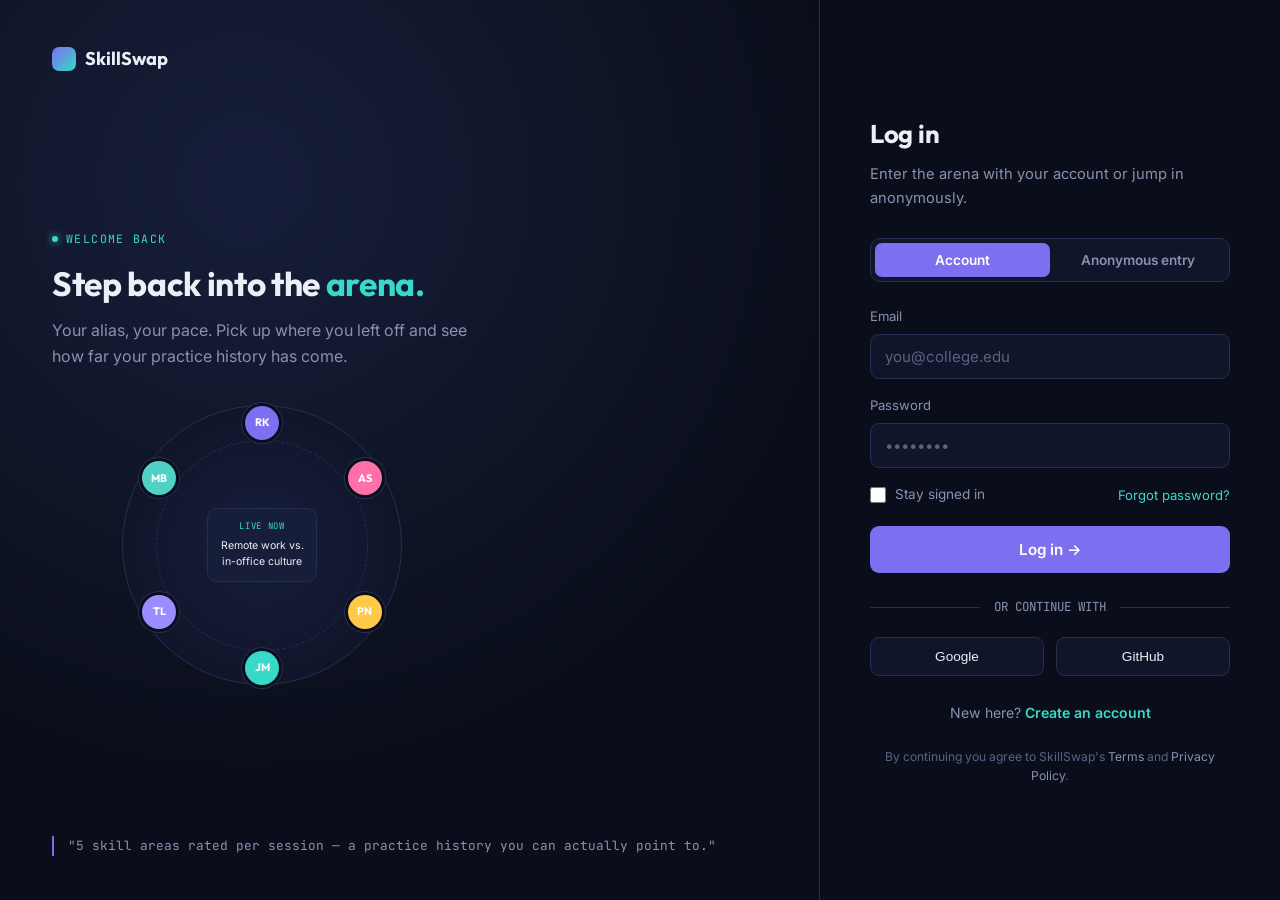
<file: login_page.html>
<!DOCTYPE html>
<html lang="en">
<head>
<meta charset="UTF-8">
<meta name="viewport" content="width=device-width, initial-scale=1.0">
<title>Log in — SkillSwap</title>

<link rel="preconnect" href="https://fonts.googleapis.com">
<link rel="preconnect" href="https://fonts.gstatic.com" crossorigin>
<link href="https://fonts.googleapis.com/css2?family=Outfit:wght@500;600;700;800&family=Inter:wght@400;500;600;700&family=JetBrains+Mono:wght@400;500&display=swap" rel="stylesheet">

<style>
  :root{
    --bg:        #0A0E1A;
    --surface:   #10152A;
    --surface-2: #171E3A;
    --line:      #262E52;
    --text:      #EDEFF7;
    --text-dim:  #8891B0;

    --violet:  #7C6FF0;
    --violet-d:#5B4FD1;
    --cyan:    #38D9C9;
    --amber:   #FFC94A;
    --rose:    #FF6FA8;

    --display: 'Outfit', sans-serif;
    --sans:    'Inter', system-ui, sans-serif;
    --mono:    'JetBrains Mono', ui-monospace, monospace;
  }

  *{ margin:0; padding:0; box-sizing:border-box; }
  body{ background:var(--bg); color:var(--text); font-family:var(--sans); line-height:1.6; -webkit-font-smoothing:antialiased; min-height:100vh; }
  img{ max-width:100%; display:block; }
  a{ color:inherit; text-decoration:none; }
  ul{ list-style:none; }

  @media (prefers-reduced-motion: reduce){
    *{ animation-duration:0.01ms !important; animation-iteration-count:1 !important; transition-duration:0.01ms !important; }
  }

  ::selection{ background:var(--violet); color:#fff; }
  h1,h2{ font-family:var(--display); font-weight:700; letter-spacing:-0.01em; }

  .eyebrow{
    font-family:var(--mono); font-size:0.72rem; letter-spacing:0.12em; text-transform:uppercase;
    color:var(--cyan); display:inline-flex; align-items:center; gap:8px;
  }
  .eyebrow::before{ content:''; width:6px; height:6px; background:var(--cyan); border-radius:50%; box-shadow:0 0 8px var(--cyan); }

  /* page shell */
  .shell{ display:grid; grid-template-columns:1fr; min-height:100vh; }
  @media (min-width:980px){ .shell{ grid-template-columns:1fr 460px; } }

  /* ---------- left brand panel ---------- */
  .panel{
    position:relative; display:none; flex-direction:column; justify-content:space-between;
    padding:44px 52px; background:radial-gradient(circle at 30% 20%, var(--surface-2) 0%, var(--bg) 65%);
    border-right:1px solid var(--line); overflow:hidden;
  }
  @media (min-width:980px){ .panel{ display:flex; } }

  .logo{ display:flex; align-items:center; gap:9px; font-family:var(--display); font-weight:700; font-size:1.15rem; }
  .logo .mark{ width:24px; height:24px; border-radius:7px; background:linear-gradient(135deg,var(--violet),var(--cyan)); }

  .panel-copy{ max-width:420px; }
  .panel-copy h1{ font-size:2.1rem; line-height:1.15; margin-top:16px; }
  .panel-copy h1 .hl{ color:var(--cyan); }
  .panel-copy p{ color:var(--text-dim); margin-top:14px; font-size:1rem; }

  /* mini arena visual — matches hero, no pulse/glow */
  .mini-arena{ position:relative; width:280px; height:280px; margin:36px auto 0; border-radius:50%; border:1px solid var(--line); background:radial-gradient(circle at center, var(--surface-2) 0%, var(--surface) 70%); }
  .mini-ring{ position:absolute; inset:12%; border:1px dashed var(--line); border-radius:50%; }
  .mini-topic{ position:absolute; top:50%; left:50%; transform:translate(-50%,-50%); background:var(--surface-2); border:1px solid var(--line); border-radius:10px; padding:10px 12px; width:110px; text-align:center; }
  .mini-topic .tlabel{ font-family:var(--mono); font-size:0.56rem; color:var(--cyan); letter-spacing:0.08em; text-transform:uppercase; }
  .mini-topic p{ font-size:0.66rem; margin-top:4px; color:var(--text); }
  .mini-node{ position:absolute; width:34px; height:34px; border-radius:50%; transform:translate(-50%,-50%); display:flex; align-items:center; justify-content:center; font-family:var(--display); font-size:0.68rem; font-weight:700; color:#fff; box-shadow:0 0 0 3px var(--bg), 0 0 0 4px var(--line); }

  .panel-quote{ font-family:var(--mono); font-size:0.8rem; color:var(--text-dim); border-left:2px solid var(--violet); padding-left:14px; }

  /* ---------- right form panel ---------- */
  .form-panel{ display:flex; flex-direction:column; justify-content:center; padding:48px 32px; }
  .form-wrap{ width:100%; max-width:360px; margin:0 auto; }

  .mobile-logo{ display:flex; align-items:center; gap:9px; font-family:var(--display); font-weight:700; font-size:1.1rem; margin-bottom:36px; }
  .mobile-logo .mark{ width:22px; height:22px; border-radius:6px; background:linear-gradient(135deg,var(--violet),var(--cyan)); }
  @media (min-width:980px){ .mobile-logo{ display:none; } }

  .form-wrap h2{ font-size:1.6rem; }
  .form-wrap .sub{ color:var(--text-dim); margin-top:8px; font-size:0.92rem; }

  .mode-toggle{ display:flex; background:var(--surface); border:1px solid var(--line); border-radius:10px; padding:4px; margin-top:28px; }
  .mode-btn{ flex:1; text-align:center; padding:9px 0; border-radius:7px; font-size:0.85rem; font-weight:600; color:var(--text-dim); cursor:pointer; transition:background .15s ease, color .15s ease; border:none; background:none; font-family:var(--sans); }
  .mode-btn.active{ background:var(--violet); color:#fff; }

  form{ margin-top:24px; display:flex; flex-direction:column; gap:16px; }
  .field label{ display:block; font-size:0.82rem; color:var(--text-dim); margin-bottom:7px; }
  .field input{
    width:100%; padding:12px 14px; background:var(--surface); border:1px solid var(--line); border-radius:9px;
    color:var(--text); font-family:var(--sans); font-size:0.94rem; outline:none;
    transition:border-color .15s ease, box-shadow .15s ease;
  }
  .field input::placeholder{ color:#5A6284; }
  .field input:focus{ border-color:var(--violet); box-shadow:0 0 0 3px rgba(124,111,240,0.18); }

  .field-row{ display:flex; justify-content:space-between; align-items:center; font-size:0.82rem; }
  .field-row a{ color:var(--cyan); }
  .field-row a:hover{ text-decoration:underline; }

  .check-row{ display:flex; align-items:center; gap:9px; font-size:0.85rem; color:var(--text-dim); }
  .check-row input{ width:16px; height:16px; accent-color:var(--violet); }

  .btn{
    display:inline-flex; align-items:center; justify-content:center; gap:8px; width:100%;
    font-family:var(--sans); font-size:0.95rem; font-weight:600;
    padding:13px 22px; border-radius:9px; border:1px solid transparent;
    cursor:pointer; transition:transform .15s ease, background .15s ease, border-color .15s ease;
  }
  .btn:hover{ transform:translateY(-1px); }
  .btn:focus-visible{ outline:2px solid var(--cyan); outline-offset:2px; }
  .btn-primary{ background:var(--violet); color:#fff; margin-top:4px; }
  .btn-primary:hover{ background:var(--violet-d); }
  .btn-ghost{ background:transparent; color:var(--text); border-color:var(--line); }
  .btn-ghost:hover{ border-color:var(--violet); }

  .divider{ display:flex; align-items:center; gap:14px; margin:24px 0 20px; color:var(--text-dim); font-size:0.78rem; font-family:var(--mono); }
  .divider::before, .divider::after{ content:''; flex:1; height:1px; background:var(--line); }

  .anon-box{ background:var(--surface); border:1px solid var(--line); border-radius:12px; padding:18px; text-align:center; }
  .anon-box .alias-preview{ font-family:var(--mono); font-size:0.88rem; color:var(--cyan); margin-top:8px; }
  .anon-box p{ font-size:0.82rem; color:var(--text-dim); margin-top:6px; }

  .oauth-row{ display:grid; grid-template-columns:1fr 1fr; gap:12px; margin-top:6px; }
  .oauth-btn{
    display:flex; align-items:center; justify-content:center; gap:8px;
    padding:11px 0; border:1px solid var(--line); border-radius:9px; background:var(--surface);
    font-size:0.85rem; color:var(--text); cursor:pointer; transition:border-color .15s ease;
  }
  .oauth-btn:hover{ border-color:var(--violet); }

  .switch-line{ text-align:center; margin-top:26px; font-size:0.88rem; color:var(--text-dim); }
  .switch-line a{ color:var(--cyan); font-weight:600; }
  .switch-line a:hover{ text-decoration:underline; }

  .terms{ text-align:center; margin-top:22px; font-size:0.76rem; color:#5A6284; }
  .terms a{ color:var(--text-dim); }
  .terms a:hover{ color:var(--text); }

  .view{ display:none; }
  .view.active{ display:block; }
</style>
</head>
<body>

<div class="shell">

  <!-- LEFT BRAND PANEL -->
  <aside class="panel">
    <a href="skillswap.html" class="logo"><span class="mark"></span>SkillSwap</a>

    <div class="panel-copy">
      <span class="eyebrow">Welcome back</span>
      <h1>Step back into the <span class="hl">arena.</span></h1>
      <p>Your alias, your pace. Pick up where you left off and see how far your practice history has come.</p>

      <div class="mini-arena">
        <div class="mini-ring"></div>
        <div class="mini-topic">
          <div class="tlabel">Live now</div>
          <p>Remote work vs. in-office culture</p>
        </div>
        <div class="mini-node" style="top:6%; left:50%; background:var(--violet);">RK</div>
        <div class="mini-node" style="top:26%; left:87%; background:var(--rose);">AS</div>
        <div class="mini-node" style="top:74%; left:87%; background:var(--amber);">PN</div>
        <div class="mini-node" style="top:94%; left:50%; background:var(--cyan);">JM</div>
        <div class="mini-node" style="top:74%; left:13%; background:#9B8CFF;">TL</div>
        <div class="mini-node" style="top:26%; left:13%; background:#4FD1C5;">MB</div>
      </div>
    </div>

    <p class="panel-quote">"5 skill areas rated per session — a practice history you can actually point to."</p>
  </aside>

  <!-- RIGHT FORM PANEL -->
  <section class="form-panel">
    <div class="form-wrap">
      <a href="skillswap.html" class="mobile-logo"><span class="mark"></span>SkillSwap</a>

      <h2 id="formTitle">Log in</h2>
      <p class="sub" id="formSub">Enter the arena with your account or jump in anonymously.</p>

      <div class="mode-toggle">
        <button type="button" class="mode-btn active" data-mode="account">Account</button>
        <button type="button" class="mode-btn" data-mode="anon">Anonymous entry</button>
      </div>

      <!-- ACCOUNT LOGIN VIEW -->
      <div class="view active" id="view-account">
        <form onsubmit="return false;">
          <div class="field">
            <label for="email">Email</label>
            <input type="email" id="email" placeholder="you@college.edu" required>
          </div>
          <div class="field">
            <label for="password">Password</label>
            <input type="password" id="password" placeholder="••••••••" required>
          </div>
          <div class="field-row">
            <label class="check-row"><input type="checkbox"> Stay signed in</label>
            <a href="#">Forgot password?</a>
          </div>
          <button type="submit" class="btn btn-primary">Log in →</button>
        </form>

        <div class="divider">OR CONTINUE WITH</div>
        <div class="oauth-row">
          <button type="button" class="oauth-btn">Google</button>
          <button type="button" class="oauth-btn">GitHub</button>
        </div>
      </div>

      <!-- ANONYMOUS ENTRY VIEW -->
      <div class="view" id="view-anon">
        <div class="anon-box">
          <span class="eyebrow" style="justify-content:center;">Alias assigned</span>
          <div class="alias-preview">SilentFalcon_042</div>
          <p>No name, no camera, no public identity. Your alias resets each session unless you save it below.</p>
        </div>

        <form onsubmit="return false;" style="margin-top:18px;">
          <div class="field">
            <label for="cohort">Cohort or college code (optional)</label>
            <input type="text" id="cohort" placeholder="e.g. NIT-DELHI-2026">
          </div>
          <label class="check-row" style="margin-bottom:4px;">
            <input type="checkbox"> Save this alias for next time
          </label>
          <button type="submit" class="btn btn-primary">Join a live GD →</button>
        </form>
      </div>

      <p class="switch-line">New here? <a href="#">Create an account</a></p>
      <p class="terms">By continuing you agree to SkillSwap's <a href="#">Terms</a> and <a href="#">Privacy Policy</a>.</p>
    </div>
  </section>

</div>

<script>
  const modeBtns = document.querySelectorAll('.mode-btn');
  const viewAccount = document.getElementById('view-account');
  const viewAnon = document.getElementById('view-anon');
  const title = document.getElementById('formTitle');
  const sub = document.getElementById('formSub');

  modeBtns.forEach(btn => {
    btn.addEventListener('click', () => {
      modeBtns.forEach(b => b.classList.remove('active'));
      btn.classList.add('active');
      const mode = btn.dataset.mode;
      if (mode === 'account'){
        viewAccount.classList.add('active');
        viewAnon.classList.remove('active');
        title.textContent = 'Log in';
        sub.textContent = 'Enter the arena with your account or jump in anonymously.';
      } else {
        viewAnon.classList.add('active');
        viewAccount.classList.remove('active');
        title.textContent = 'Join anonymously';
        sub.textContent = 'Skip the account. Practice with an alias, right now.';
      }
    });
  });
</script>

</body>
</html>
</file>
<file: static/theme.css>
/* SkillSwap shared theme system. Components consume the existing semantic aliases
   (--bg, --surface, --text, --green, etc.) so both themes stay centralized. */
:root {
  color-scheme: dark;
  --bg-primary: #080B0F;
  --bg-secondary: #0B0F14;
  --surface-primary: #0E1117;
  --surface-secondary: #141920;
  --surface-elevated: #1A2230;
  --text-primary: #F0F2F7;
  --text-secondary: #9CA3AF;
  --text-muted: #6B7280;
  --border: #1E2530;
  --border-strong: #252D3A;
  --accent: #A8FF3E;
  --accent-hover: #BFFF5A;
  --accent-strong: #7ACC1A;
  --accent-dim: #5F9F32;
  --accent-soft: rgba(168, 255, 62, 0.07);
  --accent-03: rgba(168, 255, 62, 0.03);
  --accent-08: rgba(168, 255, 62, 0.08);
  --accent-09: rgba(168, 255, 62, 0.09);
  --accent-10: rgba(168, 255, 62, 0.10);
  --accent-12: rgba(168, 255, 62, 0.12);
  --accent-15: rgba(168, 255, 62, 0.15);
  --accent-18: rgba(168, 255, 62, 0.18);
  --accent-20: rgba(168, 255, 62, 0.20);
  --accent-25: rgba(168, 255, 62, 0.25);
  --accent-28: rgba(168, 255, 62, 0.28);
  --accent-30: rgba(168, 255, 62, 0.30);
  --accent-34: rgba(168, 255, 62, 0.34);
  --accent-35: rgba(168, 255, 62, 0.35);
  --accent-40: rgba(168, 255, 62, 0.40);
  --accent-foreground: #080B0F;
  --accent-foreground-muted: rgba(8, 11, 15, 0.30);
  --success: #10B981;
  --warning: #FCD34D;
  --danger: #F87171;
  --danger-soft: rgba(248, 113, 113, 0.08);
  --danger-soft-strong: rgba(248, 113, 113, 0.15);
  --danger-hover: rgba(248, 113, 113, 0.25);
  --danger-border: rgba(248, 113, 113, 0.30);
  --warning-soft: rgba(252, 211, 77, 0.08);
  --warning-border: rgba(252, 211, 77, 0.30);
  --header-bg: rgba(8, 11, 15, 0.80);
  --header-bg-solid: rgba(8, 11, 15, 0.97);
  --topbar-bg: rgba(8, 11, 15, 0.90);
  --chart-grid: rgba(255, 255, 255, 0.06);
  --participant-art-bg: #0B0F12;
  --participant-art-bg-2: #10151A;
  --participant-art-border: rgba(255, 255, 255, 0.05);
  --neutral-soft: rgba(107, 114, 128, 0.10);
  --neutral-border: rgba(107, 114, 128, 0.20);
  --shadow: 0 8px 30px rgba(0, 0, 0, 0.24);
  --glow: 0 0 24px var(--accent-12);
  --hero-image: url('/static/hero-dark.png?v=1');
  --hero-fade-solid: #080B0F;
  --hero-fade-heavy: rgba(8, 11, 15, 0.98);
  --hero-fade-mid: rgba(8, 11, 15, 0.65);
  --hero-fade-clear: rgba(8, 11, 15, 0.05);
  --hero-fade-mobile: rgba(8, 11, 15, 0.20);
  --brand-mark-color: var(--accent);

  /* Backward-compatible aliases used by the current components. */
  --bg: var(--bg-primary);
  --surface: var(--surface-primary);
  --surface-2: var(--surface-secondary);
  --surface-3: var(--surface-elevated);
  --line: var(--border);
  --line-2: var(--border-strong);
  --text: var(--text-primary);
  --text-dim: var(--text-muted);
  --text-mid: var(--text-secondary);
  --green: var(--accent);
  --green-d: var(--accent-strong);
  --green-dim: var(--accent-dim);
  --green-glow: var(--accent-12);
  --green-muted: var(--accent-soft);
  --rose: var(--danger);
  --amber: var(--warning);
}

html[data-theme="light"] {
  color-scheme: light;
  --bg-primary: #F8FAFC;
  --bg-secondary: #F1F5F9;
  --surface-primary: #FFFFFF;
  --surface-secondary: #F1F5F9;
  --surface-elevated: #E7EEF3;
  --text-primary: #0F172A;
  --text-secondary: #475569;
  --text-muted: #64748B;
  --border: #E2E8F0;
  --border-strong: #CBD5E1;
  --accent: #14B8A6;
  --accent-hover: #0F9F92;
  --accent-strong: #0F9F92;
  --accent-dim: #0D9488;
  --accent-soft: rgba(20, 184, 166, 0.09);
  --accent-03: rgba(20, 184, 166, 0.03);
  --accent-08: rgba(20, 184, 166, 0.08);
  --accent-09: rgba(20, 184, 166, 0.09);
  --accent-10: rgba(20, 184, 166, 0.10);
  --accent-12: rgba(20, 184, 166, 0.12);
  --accent-15: rgba(20, 184, 166, 0.15);
  --accent-18: rgba(20, 184, 166, 0.18);
  --accent-20: rgba(20, 184, 166, 0.20);
  --accent-25: rgba(20, 184, 166, 0.25);
  --accent-28: rgba(20, 184, 166, 0.28);
  --accent-30: rgba(20, 184, 166, 0.30);
  --accent-34: rgba(20, 184, 166, 0.34);
  --accent-35: rgba(20, 184, 166, 0.35);
  --accent-40: rgba(20, 184, 166, 0.40);
  --accent-foreground: #FFFFFF;
  --accent-foreground-muted: rgba(255, 255, 255, 0.34);
  --warning: #D97706;
  --danger: #DC2626;
  --danger-soft: rgba(220, 38, 38, 0.07);
  --danger-soft-strong: rgba(220, 38, 38, 0.12);
  --danger-hover: rgba(220, 38, 38, 0.18);
  --danger-border: rgba(220, 38, 38, 0.26);
  --warning-soft: rgba(217, 119, 6, 0.08);
  --warning-border: rgba(217, 119, 6, 0.25);
  --header-bg: rgba(255, 255, 255, 0.88);
  --header-bg-solid: rgba(255, 255, 255, 0.97);
  --topbar-bg: rgba(255, 255, 255, 0.92);
  --chart-grid: rgba(15, 23, 42, 0.10);
  --participant-art-bg: #E7EEF3;
  --participant-art-bg-2: #F1F5F9;
  --participant-art-border: rgba(15, 23, 42, 0.08);
  --neutral-soft: rgba(100, 116, 139, 0.08);
  --neutral-border: rgba(100, 116, 139, 0.18);
  --shadow: 0 8px 30px rgba(15, 23, 42, 0.08);
  --glow: 0 0 18px rgba(20, 184, 166, 0.10);
  --hero-image: url('/static/hero-light.png?v=1');
  --hero-fade-solid: #F8FAFC;
  --hero-fade-heavy: rgba(248, 250, 252, 0.98);
  --hero-fade-mid: rgba(248, 250, 252, 0.72);
  --hero-fade-clear: rgba(248, 250, 252, 0.04);
  --hero-fade-mobile: rgba(248, 250, 252, 0.20);
}

/* Brand mark uses the exact source SVG as a mask so its shape remains unchanged
   while the approved accent treatment follows the active theme. */
.brand-mark {
  display: block;
  width: 100%;
  height: 100%;
  background: var(--brand-mark-color);
  -webkit-mask: url('/static/skillswap-mark.svg') center / contain no-repeat;
  mask: url('/static/skillswap-mark.svg') center / contain no-repeat;
}

.theme-toggle {
  width: 38px;
  height: 38px;
  flex: 0 0 38px;
  display: inline-flex;
  align-items: center;
  justify-content: center;
  border: 1px solid var(--border-strong);
  border-radius: 9px;
  background: var(--surface-primary);
  color: var(--text-secondary);
  box-shadow: var(--shadow);
  cursor: pointer;
  transition: background-color 180ms ease, color 180ms ease, border-color 180ms ease, box-shadow 180ms ease;
}
.theme-toggle:hover {
  color: var(--accent);
  border-color: var(--accent-40);
  background: var(--accent-soft);
}
.theme-toggle:focus-visible {
  outline: 2px solid var(--accent);
  outline-offset: 3px;
}
.theme-toggle svg { width: 18px; height: 18px; }
.auth-theme-toggle { position: fixed; top: 22px; right: 24px; z-index: 20; }

body,
header,
footer,
.topbar,
.panel,
.stat-card,
.activity-item,
.room-type-card,
.participant-card,
.team-card-face,
input,
select {
  transition-property: background-color, color, border-color, box-shadow;
  transition-duration: 200ms;
  transition-timing-function: ease;
}

header { background: var(--header-bg); }
.topbar { background: var(--topbar-bg); }
.hero { background: var(--bg-primary); }
.hero-art,
.hero-mobile-art { background-image: var(--hero-image); }
.hero-art::after {
  background: linear-gradient(90deg, var(--hero-fade-solid) 0%, var(--hero-fade-heavy) 25%, var(--hero-fade-mid) 48%, var(--hero-fade-clear) 70%);
}
.hero-mobile-art::after {
  background:
    linear-gradient(180deg, transparent 76%, var(--hero-fade-solid) 100%),
    linear-gradient(90deg, var(--hero-fade-solid) 0%, var(--hero-fade-mobile) 14%, transparent 28%);
}

html[data-theme="light"] .panel,
html[data-theme="light"] .stat-card,
html[data-theme="light"] .arena-card,
html[data-theme="light"] .why-visual,
html[data-theme="light"] .impact-card,
html[data-theme="light"] .team-card-face,
html[data-theme="light"] .guest-section {
  box-shadow: var(--shadow);
}

html[data-theme="light"] .btn-green,
html[data-theme="light"] .btn-submit,
html[data-theme="light"] .team-linkedin {
  color: var(--accent-foreground);
  box-shadow: 0 8px 20px var(--accent-15);
}

html[data-theme="light"] .btn-green:hover,
html[data-theme="light"] .btn-submit:hover,
html[data-theme="light"] .team-linkedin:hover,
html[data-theme="light"] .team-linkedin:focus-visible {
  background: var(--accent-hover);
  box-shadow: 0 10px 24px var(--accent-20);
}

html[data-theme="light"] .avatar-portrait {
  background: var(--participant-art-bg);
  border-color: var(--participant-art-border);
}
html[data-theme="light"] .participant-card.empty .avatar-portrait {
  background: linear-gradient(145deg, var(--participant-art-bg), var(--participant-art-bg-2));
}

/* The approved light artwork has transparent space on both sides, unlike the
   dark full-bleed asset. Offset only its paint layer so the shared hero layout
   and text geometry remain unchanged. */
@media (min-width: 1025px) {
  html[data-theme="light"] .hero-art { background-position: calc(100% + 370px) bottom; }
}
@media (min-width: 769px) and (max-width: 1024px) {
  html[data-theme="light"] .hero-art { background-position: calc(100% + 280px) bottom; }
}
@media (max-width: 768px) {
  html[data-theme="light"] .hero-mobile-art {
    background-position: calc(100% + clamp(110px, 28vw, 180px)) bottom;
  }
}

#chart-line { stroke: var(--accent); }
#chart-gradient-start { stop-color: var(--accent); }
#radar-bg,
#rl1, #rl2, #rl3, #rl4, #rl5 { stroke: var(--chart-grid); }
#radar-fill { fill: var(--accent-15); stroke: var(--accent); }
#rl-t1, #rl-t2, #rl-t3, #rl-t4, #rl-t5 { fill: var(--text-muted); }

@media (max-width: 480px) {
  .auth-theme-toggle { top: 16px; right: 16px; }
  #nav-signin { display: none; }
}

@media (prefers-reduced-motion: reduce) {
  .theme-toggle,
  body,
  header,
  footer { transition: none; }
}

/* ════════════════════════════════════════
   USER DROPDOWN
════════════════════════════════════════ */
.user-dropdown-wrapper {
  position: relative;
  display: inline-flex;
}

.user-dropdown-btn {
  background: none;
  border: none;
  padding: 0;
  cursor: pointer;
  border-radius: 50%;
}
.user-dropdown-btn:focus-visible {
  outline: 2px solid var(--accent);
  outline-offset: 3px;
}
.user-dropdown-btn > div {
  pointer-events: none;
}

.user-dropdown-menu {
  position: absolute;
  top: calc(100% + 8px);
  right: 0;
  width: 200px;
  background: var(--surface-primary);
  border: 1px solid var(--border-strong);
  border-radius: 12px;
  box-shadow: var(--shadow);
  padding: 8px 0;
  z-index: 100;
  opacity: 0;
  visibility: hidden;
  transform: translateY(-4px) scale(0.97);
  transform-origin: top right;
  transition: opacity 150ms ease, transform 150ms ease, visibility 150ms;
}

.user-dropdown-menu.open {
  opacity: 1;
  visibility: visible;
  transform: translateY(0) scale(1);
}

.user-dropdown-header {
  padding: 8px 16px 12px;
  border-bottom: 1px solid var(--border);
  margin-bottom: 6px;
}

.user-dropdown-name {
  font-family: var(--display);
  font-weight: 700;
  font-size: 0.95rem;
  color: var(--text-primary);
  white-space: nowrap;
  overflow: hidden;
  text-overflow: ellipsis;
}

.user-dropdown-email {
  font-size: 0.75rem;
  color: var(--text-secondary);
  white-space: nowrap;
  overflow: hidden;
  text-overflow: ellipsis;
  margin-top: 2px;
}
.user-dropdown-email:empty {
  display: none;
}

.user-dropdown-item {
  display: block;
  width: 100%;
  padding: 8px 16px;
  background: none;
  border: none;
  font-family: var(--sans);
  font-size: 0.85rem;
  font-weight: 500;
  color: var(--text-secondary);
  text-align: left;
  cursor: pointer;
  transition: background 150ms, color 150ms;
  text-decoration: none;
}

.user-dropdown-item:hover, .user-dropdown-item:focus-visible {
  background: var(--surface-secondary);
  color: var(--text-primary);
  outline: none;
}

.user-dropdown-item.danger {
  color: var(--danger);
}
.user-dropdown-item.danger:hover, .user-dropdown-item.danger:focus-visible {
  background: var(--danger-soft);
  color: var(--danger);
}

.user-dropdown-divider {
  height: 1px;
  background: var(--border);
  margin: 6px 0;
}
</file>
